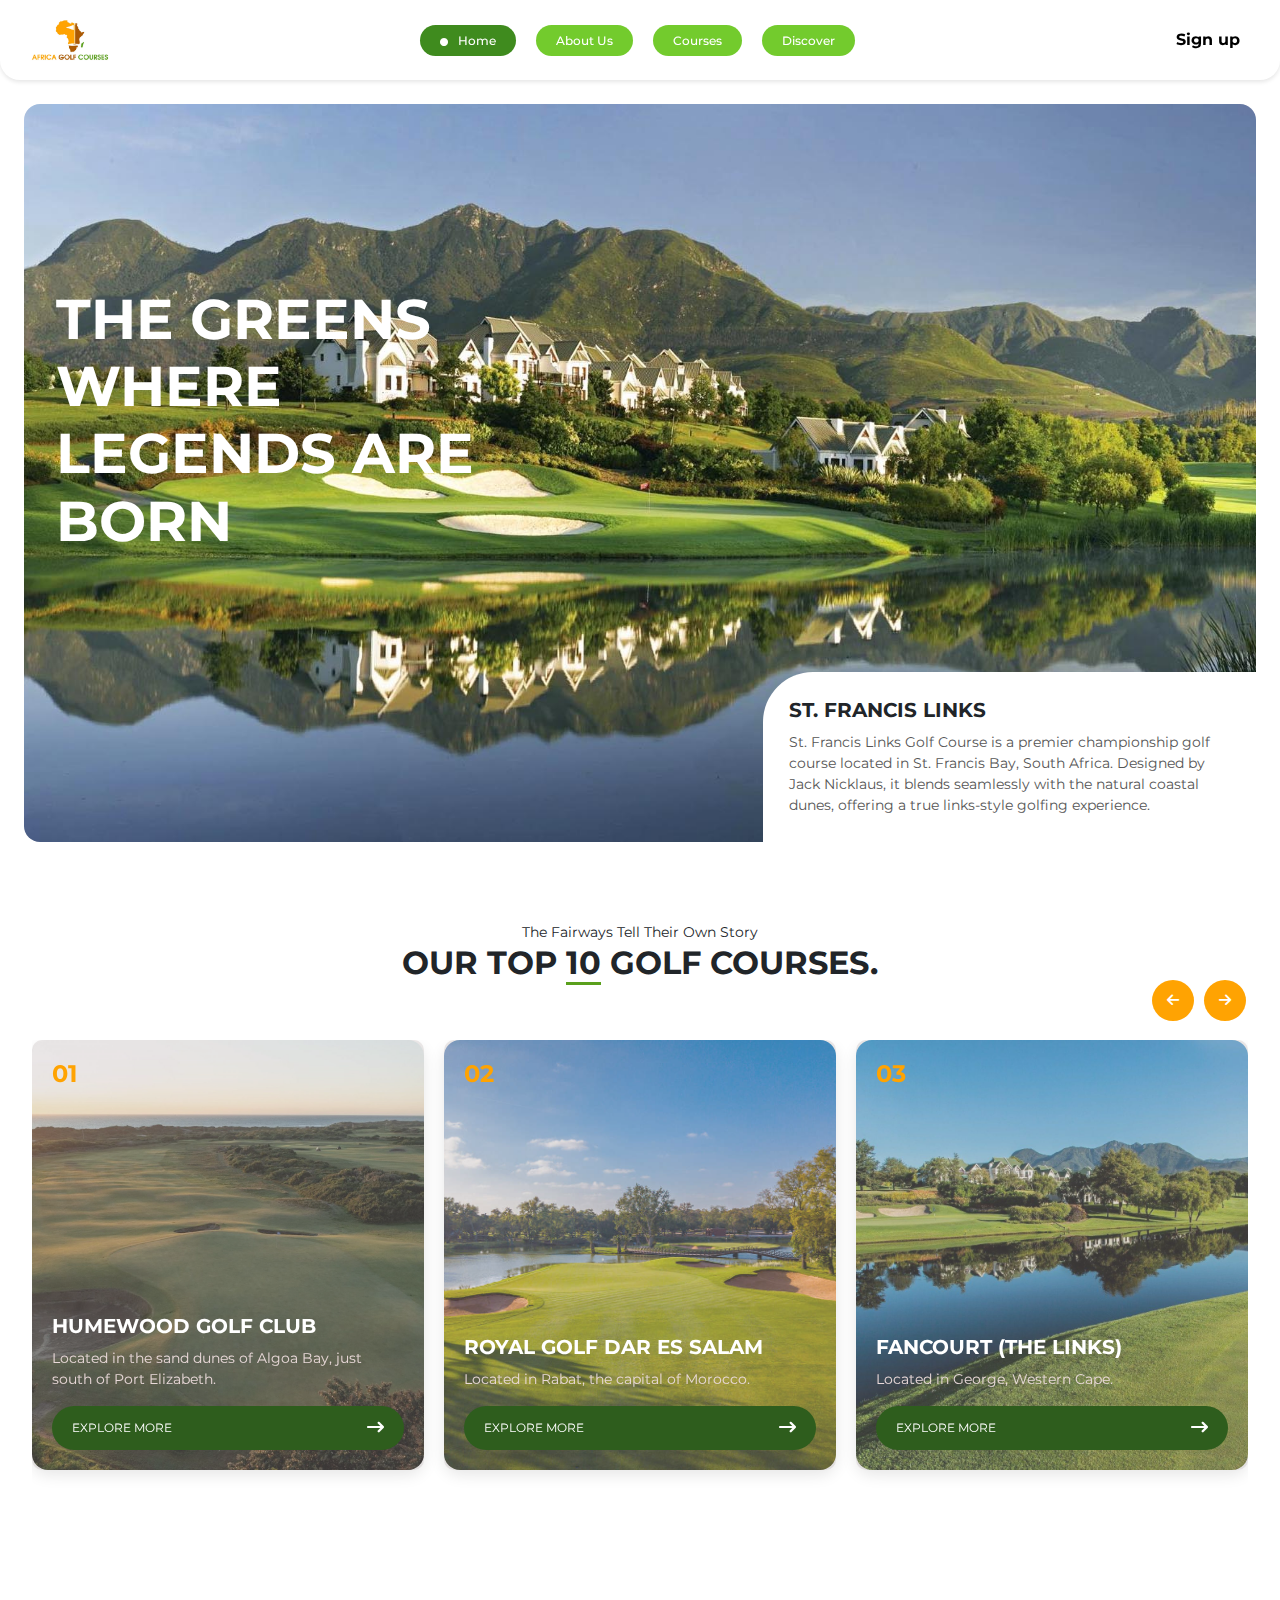
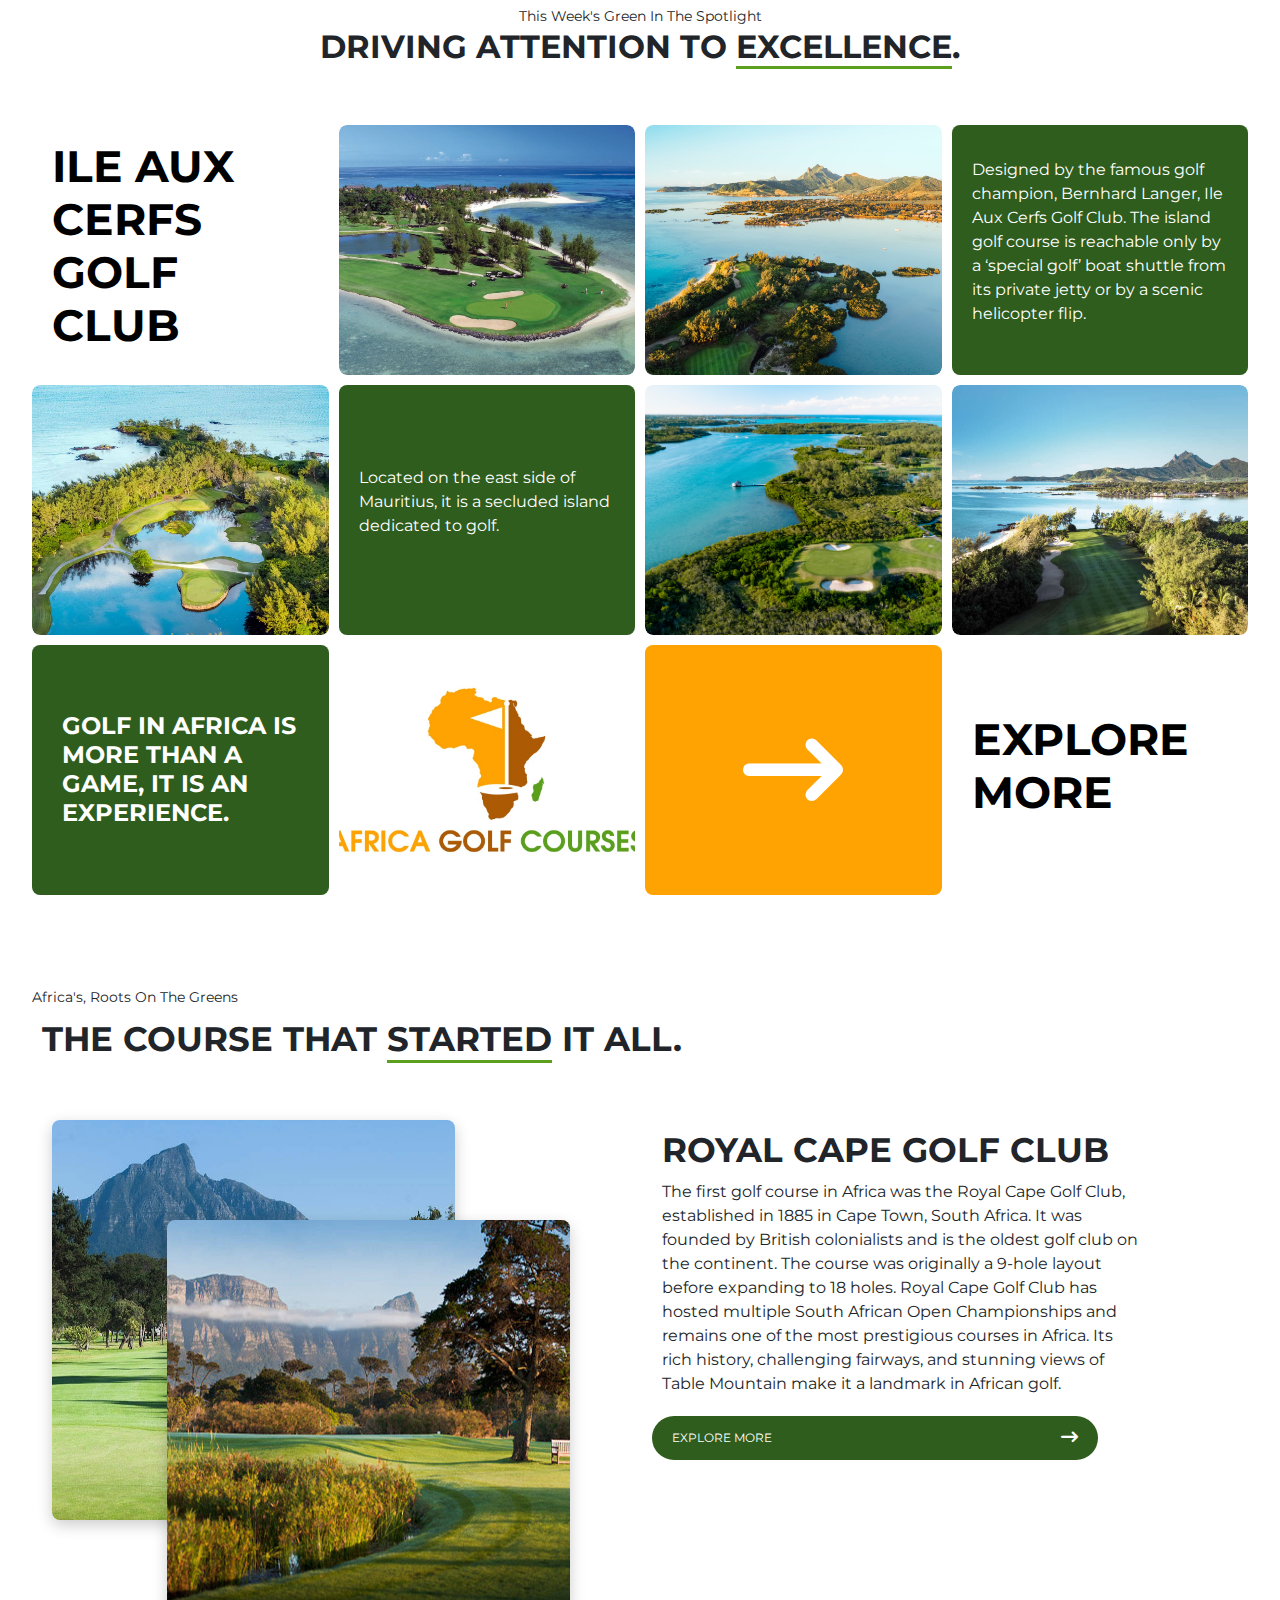
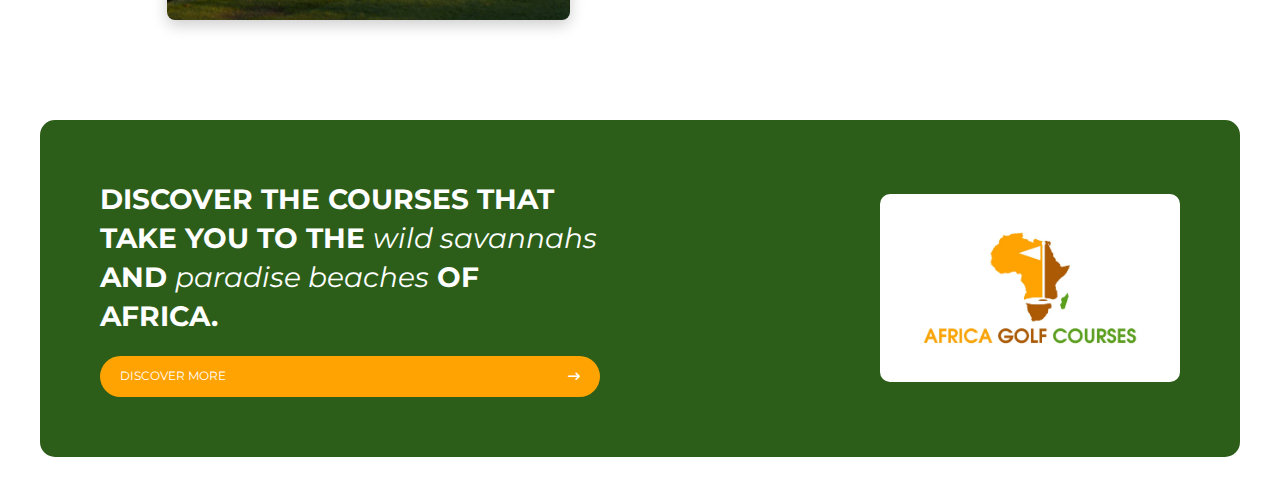
<file: index.html>
<!DOCTYPE html>
<html lang="en">
<head>
  <meta charset="UTF-8" />
  <meta name="viewport" content="width=device-width, initial-scale=1.0"/>
  <title>Africa Golf Courses</title>
  <link
    href="https://cdn.jsdelivr.net/npm/bootstrap@5.3.2/dist/css/bootstrap.min.css"
    rel="stylesheet"
  />
  <link rel="stylesheet" href="https://cdnjs.cloudflare.com/ajax/libs/font-awesome/6.4.2/css/all.min.css">

 <link href="https://fonts.googleapis.com/css2?family=Montserrat:wght@400;700&display=swap" rel="stylesheet">
 <!-- Owl Carousel CSS -->
  <link rel="stylesheet" href="https://cdnjs.cloudflare.com/ajax/libs/OwlCarousel2/2.3.4/assets/owl.carousel.min.css">
  <link rel="stylesheet" href="https://cdnjs.cloudflare.com/ajax/libs/OwlCarousel2/2.3.4/assets/owl.theme.default.min.css">
    <!-- AOS JS -->
    <link href="https://cdn.jsdelivr.net/npm/aos@2.3.4/dist/aos.css" rel="stylesheet">
    <script src="https://cdn.jsdelivr.net/npm/aos@2.3.4/dist/aos.js"></script>
  <link rel="stylesheet" href="css/style.css" />
</head>
<body>
  <nav class="navbar sticky-top">
    <div class="logo">
      <img src="images/Africagolfcourceslogo.jpeg" alt="Africa Golf Courses Logo" class="logo-img" style="height: 60px;"/>
    </div>
    <div class="nav-links">
      <a href="index.html" class="nav-link-btn active"><i class="fas fa-circle"></i>Home</a>
      <a href="about-us.html" class="nav-link-btn">About Us</a>
      <a href="courses.html" class="nav-link-btn">Courses</a>
      <a href="discover.html" class="nav-link-btn">Discover</a>
    </div>
    <div class="signup">
      <a href="#">Sign up</a>
    </div>
  </nav>

  <section class="hero-section">
    <div class="hero-container">
      <div class="index-carousel owl-carousel">
        <div class="golf-slide">
          <img src="images/Fancourt.jpg" alt="Golf Course" class="golf-image">
          <div class="golf-overlay">
            <h1>THE GREENS WHERE LEGENDS ARE BORN</h1>
          </div>
          <div class="golf-info" data-aos="zoom-in-up" data-aos-duration="1000" data-aos-delay="300">
            <h2 class="golf-title">ST. FRANCIS LINKS</h2>
            <p class="golf-text">
              St. Francis Links Golf Course is a premier championship golf course located in St. Francis Bay, South Africa. Designed by Jack Nicklaus, it blends seamlessly with the natural coastal dunes, offering a true links-style golfing experience.
            </p>
          </div>
        </div>
        <div class="golf-slide">
          <img src="images/anahita_golf_club.jpg" alt="Golf Course" class="golf-image">
          <div class="golf-overlay">
            <h1>THE GREENS WHERE LEGENDS ARE BORN</h1>
          </div>
          <div class="golf-info" data-aos="zoom-in-up" data-aos-duration="1000" data-aos-delay="300">
            <h2 class="golf-title">ANAHITA GOLF CLUB</h2>
            <p class="golf-text">
              Anahita Golf Club is located on one of the most beautiful natural sites on the East coast of Mauritius. Designed by Ernie Els, it offers a challenging yet enjoyable experience with stunning ocean views.
            </p>
          </div>
        </div>        
        <div class="golf-slide">
          <img src="images/durban_country_club.jpg" alt="Golf Course" class="golf-image">
          <div class="golf-overlay">
            <h1>THE GREENS WHERE LEGENDS ARE BORN</h1>
          </div>
          <div class="golf-info" data-aos="zoom-in-up" data-aos-duration="1000" data-aos-delay="300">
            <h2 class="golf-title">DURBAN COUNTRY CLUB</h2>
            <p class="golf-text">
              Durban Country Club is a historic golf course in South Africa, known for its rich heritage and challenging layout. It has hosted numerous prestigious tournaments.
            </p>
          </div>
        </div>        
        <div class="golf-slide">
          <img src="images/humewood-golf-club.jpg" alt="Golf Course" class="golf-image">
          <div class="golf-overlay">
            <h1>THE GREENS WHERE LEGENDS ARE BORN</h1>
          </div>
          <div class="golf-info" data-aos="zoom-in-up" data-aos-duration="1000" data-aos-delay="300">
            <h2 class="golf-title">HUMEWOOD GOLF CLUB</h2>
            <p class="golf-text">
              Humewood Golf Club, located in Port Elizabeth, South Africa, is a true links course offering a unique golfing experience with its coastal winds and natural terrain.
            </p>
          </div>
        </div>        
        <div class="golf-slide">
          <img src="images/the-ile-aux-cerfs-le.jpg" alt="Golf Course" class="golf-image">
          <div class="golf-overlay">
            <h1>THE GREENS WHERE LEGENDS ARE BORN</h1>
          </div>
          <div class="golf-info" data-aos="zoom-in-up" data-aos-duration="1000" data-aos-delay="300">
            <h2 class="golf-title">ÎLE AUX CERFS GOLF CLUB</h2>
            <p class="golf-text">
              Île Aux Cerfs Golf Club is a secluded island course in Mauritius, designed by Bernhard Langer. It is accessible only by boat, offering a truly unique golfing experience.
            </p>
          </div>
        </div>
      </div>
    </div>
  </section>

    
  <section class="section-padding">
    <div class="container-fluid">
      <div class="section-title text-center">
        <small>The Fairways Tell Their Own Story</small>
        <h2>OUR TOP <span>10</span> GOLF COURSES.</h2>
      </div>
      <div class="section-content">
        <div class="custom-nav">
          <button class="owl-prev"><i class="fa-solid fa-arrow-left"></i></button>
          <button class="owl-next"><i class="fa-solid fa-arrow-right"></i></button>
      </div>
      
        <div class="owl-carousel top_10_courses">
          <div class="course-item">
            <div class="course-card course-card-1" style="background-image: url('images/humewood-golf-club.jpg');">
                  <div class="course-content">
                      <h2>01</h2>
                      <h3>HUMEWOOD GOLF CLUB</h3>
                      <p>Located in the sand dunes of Algoa Bay, just south of Port Elizabeth.</p>
                      <a href="course-info.html" class="explore-btn">Explore More
                        <span class="long-arrow">
                          <i class="fa-solid fa-arrow-right-long"></i>
                      </span>
                      </a>                  
                    </div>
              </div>
          </div>
      
          <div class="course-item">
            <div class="course-card" style="background-image: url('images/royal_golf_dar_es_salam.jpg');">
                  <div class="course-content">
                      <h2>02</h2>
                      <h3>ROYAL GOLF DAR ES SALAM</h3>
                      <p>Located in Rabat, the capital of Morocco.</p>
                      <a href="course-info.html" class="explore-btn">Explore More
                        <span class="long-arrow">
                          <i class="fa-solid fa-arrow-right-long"></i>
                      </span>
                      </a>                  
                    </div>
              </div>
          </div>
      
          <div class="course-item">
            <div class="course-card" style="background-image: url('images/fancourt_golf_club.jpg');">
                  <div class="course-content">
                      <h2>03</h2>
                      <h3>FANCOURT (THE LINKS)</h3>
                      <p>Located in George, Western Cape.</p>
                      <a href="course-info.html" class="explore-btn">Explore More
                        <span class="long-arrow">
                          <i class="fa-solid fa-arrow-right-long"></i>
                      </span>
                      </a>                  
                    </div>
              </div>
          </div>     
          <div class="course-item">
            <div class="course-card" style="background-image: url('images/St.Francis.jpg');">
                  <div class="course-content">
                      <h2>04</h2>
                      <h3>ST. FRANCIS LINKS</h3>
                      <p>Located in South Africa in Saint Francis Bay, Eastern Cape.</p>
                      <a href="course-info.html" class="explore-btn">Explore More
                        <span class="long-arrow">
                          <i class="fa-solid fa-arrow-right-long"></i>
                      </span>
                      </a>                  
                    </div>
              </div>
          </div>
          <div class="course-item">
            <div class="course-card" style="background-image: url('images/anahita_golf_club.jpg');">
                  <div class="course-content">
                      <h2>05</h2>
                      <h3>anahita golf & spa resort</h3>
                      <p>Located on one of the most beautiful natural sites on the East coast of Mauritius</p>
                      <a href="course-info.html" class="explore-btn">Explore More
                        <span class="long-arrow">
                          <i class="fa-solid fa-arrow-right-long"></i>
                      </span>
                      </a>                  
                    </div>
              </div>
          </div>
          <div class="course-item">
            <div class="course-card" style="background-image: url('images/the-ile-aux-cerfs-le.jpg');">
                  <div class="course-content">
                      <h2>06</h2>
                      <h3>Île aux Cerfs</h3>
                      <p>Located on the east side of Mauritius, it is a secluded island dedicated to golf. </p>
                      <a href="course-info.html" class="explore-btn">Explore More
                        <span class="long-arrow">
                          <i class="fa-solid fa-arrow-right-long"></i>
                      </span>
                      </a>                  
                    </div>
              </div>
          </div>
          <div class="course-item">
            <div class="course-card" style="background-image: url('images/erinvale_golf_club.jpg');">
                  <div class="course-content">
                      <h2>07</h2>
                      <h3>Erinvale Golf CLub</h3>
                      <p>Located on the Cape Town, South Africa. </p>
                      <a href="course-info.html" class="explore-btn">Explore More
                        <span class="long-arrow">
                          <i class="fa-solid fa-arrow-right-long"></i>
                      </span>
                      </a>
                  </div>
              </div>
          </div>
      </div>
      </div>
    </div>
  </section>
  
  <section class="section-padding">
    <div class="container-fluid">
      <div class="section-title text-center">
        <small>This Week's Green in the Spotlight</small>
        <h2>Driving Attention to <span>Excellence</span>.</h2>
      </div>
      <div class="section-content">
        <div class="index-grid-container">
          <div class="index-grid-item">
            <div class="spotlight-content">
              <h4>ILE AUX CERFS GOLF CLUB</h4>
            </div>
          </div>
          <div class="index-grid-item">
            <img src="images/the-ile-aux-cerfs-le.jpg" alt="">
          </div>
          <div class="index-grid-item"><img src="images/the-ile-aux-cerfs-1.jpg" alt=""></div>
          <div class="index-grid-item green_bg">
            <div class="spotlight-content">
              <p>Designed by the famous golf champion, Bernhard Langer, Ile Aux Cerfs Golf Club. The island golf course is reachable only by a ‘special golf’ boat shuttle from its private jetty or by a scenic helicopter flip.</p>
            </div>
          </div>
          <div class="index-grid-item"><img src="images/ile_aux_cerfs_golf_club_3.png" alt=""></div>
          <div class="index-grid-item green_bg">
            <div class="spotlight-content">
              <p>Located on the east side of Mauritius, it is a secluded island dedicated to golf. </p>
            </div>
          </div>
          <div class="index-grid-item"><img src="images/Ile_Aux_Cerf_2.png" alt=""></div>
          <div class="index-grid-item"><img src="images/ile-aux-cerfs-golf-club_4.jpg" alt=""></div>
          <div class="index-grid-item green_bg">
            <div class="spotlight-content">
              <h3>Golf in Africa is more than a game, it is an experience.</h3>
            </div>
          </div>
          <div class="index-grid-item">
            <img src="images/Africagolfcourceslogo.jpeg" alt="">
          </div>

          <div class="index-grid-item orange_bg">
            <a href="destination-page.html">
              <div class="spotlight-icon-font">
                <i class="fa-solid fa-arrow-right-long"></i>
              </div>
            </a>
          </div>
          <div class="index-grid-item">
            <div class="spotlight-content">
              <h4>EXPLORE MORE</h4>
            </div>
          </div>
        </div>
      </div>
    </div>
  </section>

  <section class="section-padding index-4">
    <div class="container-fluid">
      <div class="section-title">
        <small>Africa's, roots on the greens</small>
        <h2>The Course that <span>started</span> it all.</h2>
      </div>
      <div class="section-content">
        <div class="row">
          <div class="col-lg-6">
            <div class="image-overlap-container">
              <img src="images/royal_cape_golf.jpg" class="overlap-img img1" alt="Golf Course 1">
              <img src="images/royal-cape-golf-club_1.jpg" class="overlap-img img2" alt="Golf Course 2">
            </div>
          </div>
          <div class="col-lg-6">
            <h2>Royal Cape Golf Club</h2>
            <p>The first golf course in Africa was the Royal Cape Golf Club, established in 1885 in Cape Town, South Africa. It was founded by British colonialists and is the oldest golf club on the continent. The course was originally a 9-hole layout before expanding to 18 holes.
              Royal Cape Golf Club has hosted multiple South African Open Championships and remains one of the most prestigious courses in Africa. Its rich history, challenging fairways, and stunning views of Table Mountain make it a landmark in African golf.</p>
              <div class="explore-btn-container">
                <a href="course-info.html" class="explore-btn">Explore More
                  <span class="long-arrow">
                    <i class="fa-solid fa-arrow-right-long"></i>
                </span>
                </a>  
              </div>

          </div>
        </div>
      </div>
    </div>
  </section>

  <footer class="footer-section">
    <div class="footer-container">
      <div class="footer-text">
        <h2>DISCOVER THE COURSES THAT <br> TAKE YOU TO THE <span>Wild Savannahs</span> AND <span>Paradise Beaches</span> OF AFRICA.</h2>
        <a href="#" class="discover-btn">Discover More
          <i class="fa-solid fa-arrow-right-long"></i>
        </a>
      </div>
      <div class="footer-logo">
        <img src="images/Africagolfcourceslogo.jpeg" alt="Africa Golf Courses Logo">
      </div>
    </div>
  </footer>
  
  
  <script src="https://cdn.jsdelivr.net/npm/bootstrap@5.3.2/dist/js/bootstrap.bundle.min.js"></script>
  <!-- jQuery (Required for Owl Carousel) -->
<script src="https://cdnjs.cloudflare.com/ajax/libs/jquery/3.6.0/jquery.min.js"></script>

<!-- Owl Carousel JS -->
<script src="https://cdnjs.cloudflare.com/ajax/libs/OwlCarousel2/2.3.4/owl.carousel.min.js"></script>
<script src="js/owl_carousel.js"></script>
<script src="js/main.js"></script>  

</body>
</html>
</file>
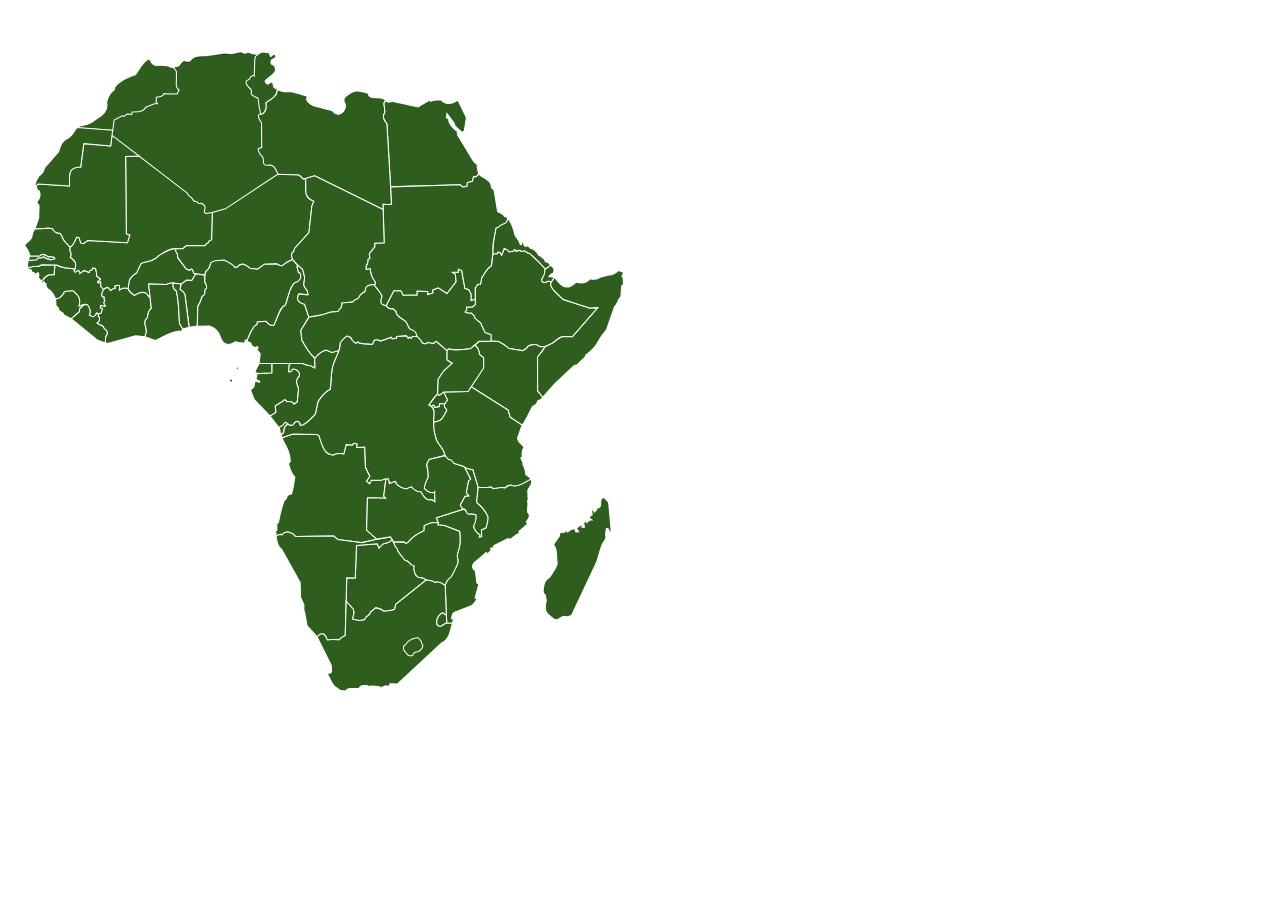
<file: map.html>
<!DOCTYPE html>
<html lang="en">
  <head>
    <meta charset="UTF-8" />
    <meta http-equiv="X-UA-Compatible" content="IE=edge" />
    <meta name="viewport" content="width=device-width, initial-scale=1.0" />
    <title>Document</title>
    <style>
      #mapsection {
        width: 50%;
        height: auto;
        fill: #ccc;
        stroke: #fff;
        stroke-width: 2;
      }

      path {
        fill: #2E5D1D;
      }
      path:hover {
        fill: #FFA302;
        stroke: #5AA01C;
        stroke-width: 3px;
        transition: fill 0.4s;
      }
    </style>
  </head>
  <body>
    <svg
      xmlns:dc="http://purl.org/dc/elements/1.1/"
      xmlns:cc="http://creativecommons.org/ns#"
      xmlns:rdf="http://www.w3.org/1999/02/22-rdf-syntax-ns#"
      xmlns:svg="http://www.w3.org/2000/svg"
      xmlns="http://www.w3.org/2000/svg"
      xmlns:sodipodi="http://sodipodi.sourceforge.net/DTD/sodipodi-0.dtd"
      xmlns:inkscape="http://www.inkscape.org/namespaces/inkscape"
      version="1.1"
      id="mapsection"
      x="0px"
      y="0px"
      width="200px"
      height="230px"
      viewBox="0 0 1200 1230"
      enable-background="new 0 0 1200 1230"
      xml:space="preserve"
      inkscape:version="0.48.1 "
      sodipodi:docname="Blank_Map-Africa.svg"
    >
      <defs id="defs125"></defs>
        <path
          inkscape:connector-curvature="0"
          d="m 726.4901,264.61086 131.972,-3.938 4.251,4.202 8.712,-1.1 0.901,-7.354 9.664,-2.669 2.046,-9.053 4.243,1.397 5.338,-5.569 -2.888,-14.259 4.618,0.163 -11.233,-10 -30.812,-50.892 -0.139,-6.177 c -7.291,-4.78 -12.686,-10.826 -15.942,-18.296 l -0.286,-4.743 -4.65,-3.384 1.214,-7.527 13.813,18.46 c 1.236,1.424 -0.153,2.448 0.962,3.993 3.61,4.999 9.826,10.041 13.49,12.969 1.871,-0.629 4.065,-0.183 4.994,-3.958 l 3.603,-23.974 -16.197,-33 c -10.937,7.653 -21.873,10.712 -32.811,-0.68 l -13.366,1.024 c -3.054,1.313 -6.305,3.313 -8.068,0.107 l -21.565,12.601 -35.713,-7.956 c -5.366,-1.103 -11.091,-2.92 -15.52,-2.146 -4.543,2.772 -7.775,0.63 -11.006,-1.522 -1.838,3.193 -3.775,6.423 -2.013,8.308 l 1.444,13.004 c -3.161,5.095 -6.078,10.318 3.912,22.318 l 7.032,119.651 z"
          id="Aegypten"
        />
        <g transform="translate(-111.5439,-93.00714)" id="Aequatorialguinea">
          <path
            inkscape:connector-curvature="0"
            id="path64"
            d="m 612.765,710.968 -27.136,1.311 -5.428,-3.556 8.142,-15.627 24.235,-0.281 0.187,18.153 z"
          />

          <path
            inkscape:connector-curvature="0"
            id="path66"
            d="m 537.873,725.206 c 10e-4,1.625 -1.315,2.942 -2.94,2.942 -1.625,0 -2.942,-1.317 -2.941,-2.942 -10e-4,-1.625 1.316,-2.942 2.941,-2.942 1.625,0 2.941,1.317 2.94,2.942 z"
          />

          <path
            inkscape:connector-curvature="0"
            id="path68"
            d="m 549.275,701.8 c 0,1.293 -1.048,2.341 -2.34,2.341 -1.293,0 -2.341,-1.048 -2.341,-2.341 0,-1.293 1.048,-2.341 2.341,-2.341 1.292,0.001 2.34,1.048 2.34,2.341 l 0,0 z"
          />
        </g>

        <path
          inkscape:connector-curvature="0"
          d="m 1120.0081,494.08686 -48.203,55.006 -18.834,-0.339 c -2.325,0.646 -11.042,6.008 -16.048,10.415 -4.104,3.615 -10.431,5.723 -16.906,8.67 -3.84,0.021 -8.502,1.414 -11.19,-0.484 -6.303,-6.109 -13.517,-3.117 -20.652,-0.893 -2.358,4.343 -5.578,7.823 -10.94,9.162 l -25.762,-4.006 c -5.832,-4.949 -12.258,-9.542 -20.235,-13.204 l -14.316,-0.992 0.01,-11.635 -11.261,-4.121 -8.14,-18.588 -11.681,-9.344 c 2.178,-3.487 -3.54,-6.367 -6.447,-9.464 -3.954,0.891 -7.908,0.084 -11.862,-2.042 l 3.479,-4.182 -0.212,-5.382 10.263,0.186 c 2.241,-1.407 4.72,-1.945 6.36,-5.554 l -0.293,-30.159 4.883,-7.681 5.135,0.188 2.342,-12.869 c 6.179,-7.601 8.366,-16.882 18.558,-22.793 l 2.674,-22.31 8.163,-0.235 1.133,-2.656 3.963,0.069 3.395,5.644 4.889,-12.97 c 3.23,2.078 7.45,2.158 9.34,6.728 l 8.24,-1.612 1.392,-2.637 1.478,-0.316 1.989,3.504 c 2.612,-1.554 5.858,-3.209 10.048,-0.496 1.213,0.518 2.627,0.789 5.75,-1.028 3.302,1.783 5.305,5.421 9.979,5.243 10.551,9.213 20.777,18.796 29.83,29.721 -0.816,0.771 -1.186,3.688 -1.787,10.276 l -3.906,7.008 c -3.147,5.169 0.662,9.728 6.656,7.581 l 5.264,-2.023 5.284,2.163 c -6.379,7.354 8.807,20.158 22.495,32.946 l 49.414,15.789 16.272,-0.284 z"
          id="Aethopien"
        />
        <a
        xlink:title="Algeria"
        href="https://en.wikipedia.org/wiki/Algeria"
        id="Algeria"
        target="_blank"
      >
        <path
          inkscape:connector-curvature="0"
          d="m 200.9831,137.55886 16.029,-7.986 3.31,1.183 5.49,-4.77 9.218,0.845 0.499,-4.261 c 19.079,0.933 23.04,-4.17 26.409,-9.285 l 15.974,-6.582 5.898,0.185 -3.088,-4.086 0.813,-3.23 -0.129,-5.348 c 6.247,-0.818 13.951,0.185 13.998,-6.35 l 25.844,0.359 3.587,-7.432 c -4.954,-1.818 -5.84,-8.981 -5.177,-16.593 0.493,-5.651 0.046,-18.509 0.046,-18.509 -1.71,-2.063 -3.84,-4.006 -4.333,-6.97 1.382,-0.614 7.868,0.449 11.806,-4.825 2.029,-2.719 4.622,-8.205 8.007,-7.134 3.951,1.252 11.521,2.042 11.984,-0.466 0.495,-2.683 7.83,-8.587 18.422,-8.552 19.401,0.063 44.467,-7.318 52.658,-4.919 8.19,2.399 18.858,-3.188 23.594,-2.884 4.769,0.306 6.207,5.508 12.713,1.082 2.432,-1.654 11.213,5.226 19.582,2.789 0,0 -4.997,2.219 -5.279,7.349 -0.434,7.901 -1.166,32.494 -1.166,32.494 -0.831,-1.329 -6.779,-0.332 -7.715,3.682 -1.271,5.454 -7.409,4.043 -7.896,6.799 -0.98,5.546 3.859,10.64 9.56,15.615 1.461,1.275 -0.538,8.339 0.909,9.631 4.415,3.939 12.241,6.621 12.241,6.621 1.817,18.073 5.035,30.554 5.035,30.554 -8.282,0.554 -3.856,8.241 1.721,16.447 l 0.348,47.01 c 0,0 -7.481,1.517 -6.965,3.445 1.16,4.329 1.432,7.529 6.898,12.396 3.51,3.123 3.575,8.393 3.272,11.854 -0.349,3.994 3.681,5.804 4.734,5.778 8.208,-0.198 15.146,-4.193 22.922,17.245 l -98.328,64.618 c -14.593,6.285 -38.629,10.045 -39.456,9.681 -5.482,-2.411 0.872,-8.447 -0.967,-12.484 -1.841,-4.043 -4.061,-7.083 -10.309,-6.406 -3.324,0.36 -5.068,-3.915 -6.384,-3.697 -5.32,0.881 -6.675,-5.164 -7.851,-6.239 -4.666,-4.269 -9.299,-5.51 -8.238,-9.39 l -143.694,-109.537 3.454,-29.727 z"
          id="Algerien"
        />
      </a>
        <g transform="translate(-111.5439,-93.00714)" id="Angola">
          <path
            inkscape:connector-curvature="0"
            id="path73"
            d="m 620.675,1020.46 c 3.59,-0.953 7.473,-5.715 10.694,-1.889 3.199,-3.956 12.082,-11.785 26.44,2.873 l 72.149,-0.987 7.729,6.738 45.478,5.883 28.766,-6.477 -19.444,-17.353 1.488,-61.456 34.695,1.03 -3.771,-4.022 4.086,-32.499 c -0.467,0.117 -1.002,-0.121 -1.457,0.044 -8.363,3.047 -17.254,2.343 -26.225,2.522 l -3.118,6.113 -5.688,-4.792 6.342,-8.448 -8.562,-17.347 -1.308,-38.929 -14.822,1.052 0.005,-7.029 -6.585,-0.963 -1.729,3.127 -12.104,-0.623 -4.598,17.622 c -6.009,-1.083 -11.558,-2.562 -20.559,1.988 -7.952,-2.557 -15.151,3.402 -26.407,-36.529 l -4.259,-2.545 -45.582,-0.734 -20.738,7.119 c 5.194,14.939 16.164,23.424 15.793,45.519 l -3.566,3.42 c 2.944,9.978 5.57,20.415 12.124,25.179 0.646,2.794 -0.769,4.825 -0.952,6.924 -0.672,7.678 -4.708,29.441 -6.48,25.562 0,0 -7.309,1.597 -7.964,7.482 -0.319,2.867 -3.857,3.272 -5.172,6.806 -3.676,9.879 -7.55,25.549 -10.342,39.794 -0.324,1.65 -2.477,0.926 -2.742,2.5 -0.767,4.536 0.086,7.759 -0.199,12.572 -0.086,1.439 -1.915,-0.972 -2.269,0.809 -0.435,2.2 1.337,8.436 0.853,9.944 z"
          />
          <path
            inkscape:connector-curvature="0"
            id="path75"
            d="m 625.866,814.648 8.047,-4.866 c 3.37,-7.915 6.122,-5.619 8.796,-2.059 -3.421,3.088 -6.973,6.073 -7.307,11.561 0.808,7.608 -2.723,6.972 -5.231,8.277 -1.113,-2.065 -2.697,-4.037 -2.146,-6.435 -0.067,-2.268 -0.035,-4.553 -2.159,-6.478 z"
          />
        </g>
        <a
          xlink:title="Benin"
          href="https://en.wikipedia.org/wiki/Benin"
          id="Benin"
          target="_blank"
        >
          <path
            inkscape:connector-curvature="0"
            d="m 359.3611,529.05186 -15.311,2.049 -7.908,-61.994 c -1.011,-4.727 -5.704,-6.821 -9.287,-9.71 l 1.899,-10.132 9.921,-7.81 10.343,0.422 7.599,-12.242 17.097,2.744 0.106,13.556 c 4.85,5.211 3.97,12.205 0.312,14.397 0.334,6.527 -0.856,11.939 -5.194,11.793 -2.627,7.06 -4.868,15.535 -8.611,18.502 l -0.966,38.425 z"
            id="Benin"
          />
        </a>
        <a
          xlink:title="Botswana"
          href="https://en.wikipedia.org/wiki/Botswana"
          id="Botswana"
          target="_blank"
        >
          <path
            inkscape:connector-curvature="0"
            d="m 729.9821,935.02186 -10.629,5.971 c -10.491,0.061 -11.139,6.235 -15.068,9.555 l -2.956,-8.311 -39.729,3.481 -2.265,61.54004 -16.272,-0.382 -1.096,44.416 c 4.444,5.455 10.449,11.396 13.457,15.37 2.931,3.87 1.058,11.428 -1.788,18.487 7.871,3.331 15.508,3.494 23.086,1.524 1.127,-2.99 2.672,-5.145 4.715,-6.305 3.285,-1.887 5.992,-4.293 7.001,-8.228 l 9.899,-8.256 c 6.102,0.532 10.795,2.953 15.558,6.444 10.09,0.14 16.091,-1.696 20.278,-3.827 l 1.957,-9.3 58.094,-46.425 c -7.313,-5.316 -10.963,-4.104 -15.139,-5.082 -4.207,-0.984 -9.396,-8.46004 -8,-21.31304 -4.028,-0.793 -6.607,-3.037 -8.82,-5.646 -2.528,-4.236 -5.831,-3.829 -8.769,-5.613 -4.553,-6.331 -12.927,-14.461 -13.571,-19.349 -0.312,-2.371 -1.56,-2.244 -3.336,-4.885 -2.051,-3.045 -4.751,-10.126 -6.607,-13.866 z"
            id="Botsuana"
          />
        </a>
        <a
          xlink:title="Burundi"
          href="https://en.wikipedia.org/wiki/Burundi"
          id="Burundi"
          target="_blank"
        >
          <path
            inkscape:connector-curvature="0"
            d="m 803.6511,681.39986 2.431,-2.283 2.946,0.146 1.473,4.125 8.249,-1.62 0.441,-5.156 10.312,-0.589 c -3.407,5.925 1.67,9.157 3.83,12.152 -6.907,16.138 -12.787,21.808 -18.127,22.071 -7.077,0.031 -6.15,2.623 -6.915,4.886 -0.513,-7.175 -0.141,-13.867 0.311,-19.741 0.551,-7.184 -1.839,-12.474 -4.951,-13.991 z"
            id="Burundi"
          />
        </a>
        <a
          xlink:title="Burkina_Faso"
          href="https://en.wikipedia.org/wiki/Burkina_Faso"
          id="Burkina_Faso"
          target="_blank"
        >
          <path
            inkscape:connector-curvature="0"
            d="m 269.7101,474.43286 c -3.183,-0.431 -4.305,-4.709 -6.909,-7.177 -5.133,-4.863 -14.828,-1.249 -22.559,3.521 -9.415,-4.705 -10.691,-8.942 -12.426,-12.849 1.884,-5.081 0.601,-11.758 3.156,-17.157 2.281,-4.823 6.25,-9.287 13.211,-13.115 l 8.501,-17.823 c 7.296,-2.412 13.922,-3.33 19.633,-5.342 5.494,-1.936 10.441,-5.102 13.452,-9.146 10.884,-6.722 24.395,-15.341 32.741,-13.208 -0.116,2.738 -0.128,5.455 1.561,7.833 2.83,1.922 2.228,5.108 1.65,8.285 l 16.82,22.614 6.406,2.13 c 0.936,-1.068 5.508,-6.714 7.764,5.734 l 3.814,0.816 -7.359,12.411 -10.426,-0.552 -10.035,7.834 -15.108,-1.794 c -8.685,-0.15 -9.48,1.54 -13.179,2.553 l -33.53,-0.958 2.822,25.39 z"
            id="Burkina_Faso"
          />
        </a>
        <a
          xlink:title="Demokratische_Republik_Kongo"
          href="https://en.wikipedia.org/wiki/Democratic_Republic_of_the_Congo"
          id="Demokratische_Republik_Kongolic"
          target="_blank"
        >
          <path
            inkscape:connector-curvature="0"
            d="m 628.0061,575.85086 c -2.924,8.719 -6.41,14.906 -10.053,24.391 -4.778,12.44 -3.716,31.616 -6.152,48.579 -12.636,5.728 -16.636,14.911 -23.103,23.106 l -5.042,24.127 c -9.122,8.927 -17.609,20.394 -28.599,21.853 -0.668,-13.458 -12.326,-6.99 -13.608,-1.691 -5.552,3.668 -7.364,-0.144 -10.501,-1.306 -4.012,2.888 -6.919,6.327 -6.959,11.2 0.565,7.784 -2.972,7.364 -5.53,8.9 l 1.496,5.934 20.842,-7.131 45.581,0.818 4.23,2.473 c 10.361,38.416 18.766,34.628 26.198,36.502 11.58,-4.846 14.677,-2.151 20.834,-2.178 l 4.476,-17.472 12.168,0.686 1.556,-3.188 6.758,1.053 0.103,7.062 14.669,-1.074 1.525,38.683 8.365,17.41 -6.382,8.647 5.815,4.917 3.108,-6.221 19.238,-0.341 6.976,-2.339 6.035,-0.108 2.186,8.598 11.216,-3.706 c 0.603,2.583 1.713,4.473 3.193,5.857 3.64,3.402 10.445,8.086 16.512,8.18 4.276,0.065 7.718,-4.329 11.464,-3.541 5.108,7.083 11.16,9.136 17.498,9.662 4.711,7.307 7.876,16.159 21.271,14.782 l 5.246,3.646 -0.373,-18.698 c -9.303,2.99 -14.946,-1.338 -19.754,-7.339 0.949,-7.38 3.934,-14.081 7.332,-20.645 0.297,-7.589 -0.726,-14.579 -2.589,-22.179 -0.408,-1.664 1.763,-7.865 4.533,-11.496 l 30.167,-7.387 c -3.123,-16.906 -14.109,-20.339 -17.261,-32.307 -3.857,-14.649 -5.742,-32.213 -3.688,-49.347 -0.571,-8.021 -4.244,-12.268 -9.549,-14.527 l 9.001,-12.896 7.292,-8.002 1.131,-28.029 10.226,-15.525 16.454,-14.81 -9.923,-6.454 0.05,-17.679 -20.555,-17.432 c -1.835,0.172 -2.684,1.987 -3.969,3.073 -4.141,1.288 -7.954,-0.704 -11.912,-1.244 -2.13,4.768 -10.908,2.265 -11.945,-0.456 -0.303,-0.793 0.386,-2.391 -0.813,-2.837 -2.59,-3.497 -5.258,-5.86 -7.849,-8.064 l -8.559,0.415 -2.787,3.207 -3.149,-2.61 -1.961,3.064 -4.095,-5.354 -18.48,1.604 0.007,2.978 -8.225,1.513 -1.3,-3.161 -20.962,7.428 c -5.869,-4.257 -8.025,-1.945 -11.463,-2.087 l -3.69,8.031 c -17.411,-0.658 -24.684,-0.665 -27.553,-4.545 -5.513,6.072 -6.854,-1.412 -10.23,-2.277 -1.907,-8.876 -6.953,-6.244 -10.465,-9.238 -6.499,4.362 -10.047,8.725 -13.087,13.086 0.04,6.07 -0.926,11.136 -2.637,15.456 z"
            id="Demokratische_Republik_Kongo"
          />
        </a>
        <a
          xlink:title="Dschibuti"
          href="https://en.wikipedia.org/wiki/Dschibuti"
          id="Dschibuti"
          target="_blank"
        >
          <path
            inkscape:connector-curvature="0"
            d="m 1029.8601,413.43086 -9.844,7.346 c -1.705,4.956 -0.769,8.946 -2.163,11.304 -5.647,9.551 -4.932,10.292 -3.179,12.409 2.362,2.853 8.584,0.819 11.807,-1.088 l 5.142,2.204 5.729,-8.668 c -3.525,-2.994 -7.052,-1.445 -10.577,-1.616 0.961,-4.318 5.809,-5.305 9.255,-7.493 2.542,-7.866 -2.861,-12.882 -6.17,-14.398 z"
            id="Dschibuti"
          />
        </a>
        <a
          xlink:title="Ivory Coast"
          href="https://en.wikipedia.org/wiki/Ivory_Coast"
          id="Ivory_Coast"
          target="_blank"
        >
          <path
            inkscape:connector-curvature="0"
            d="m 184.7841,561.11186 6.397,0.604 50.845,-14.391 18.244,2.045 2.642,-10.808 c -0.551,-8.646 -7.891,-17.492 2.037,-25.83 0.923,-6.305 0.412,-13.167 7.204,-17.19 l -2.321,-21.263 c -2.795,0.06 -3.962,-2.841 -5.427,-5.358 -3.256,-5.599 -14.175,-4.938 -24.264,1.949 -4.804,-3.398 -10.401,-5.737 -12.281,-13.033 -6.741,-2.486 -11.99,-1.135 -16.329,2.56 l 0.785,-7.274 c -1.057,-2.765 -4.852,-1.97 -9.316,-0.305 -1.125,0.127 -0.337,1.894 0.925,4.064 -1.636,0.619 -3.272,0.709 -4.908,1.021 -1.139,1.401 -2.781,2.886 -4.601,3.267 -4.572,-8.012 -7.223,-6.504 -12.656,-2.1 -1.861,1.51 -3.079,5.159 -3.84,8.345 -0.856,3.59 0.68,7.055 4.597,6.553 l -0.364,4.836 c 2.794,1.25 2.192,1.747 -0.409,4.485 -1.175,1.236 3.295,6.898 2.764,8.234 l -8.584,-1.707 c -0.229,1.354 -0.531,3.301 -0.655,4.796 l 4.039,1.729 -3.155,8.399 c 0.412,0.658 -3.815,0.233 -4.853,0.375 l 0.063,5.26 c 4.386,1.181 1.99,11.455 -2.127,13.127 l 6.037,3.791 c 1.329,-1.041 5.058,-0.131 7.479,6.476 0,0 6.02,3.783 5.889,8.547 -0.104,3.779 -2.657,4.381 -3.348,7.31 l -0.509,11.486 z"
            id="Ivory Coast"
          />
        </a>
        <a
          xlink:title="Eritrea"
          href="https://en.wikipedia.org/wiki/Eritrea"
          id="Eritrea"
          target="_blank"
        >
          <path
            inkscape:connector-curvature="0"
            d="m 942.4451,381.54986 c 3.072,2.102 6.144,1.836 9.215,6.648 l 8.16,-1.634 1.589,-2.559 1.346,-0.358 1.807,3.366 c 4.121,-2.184 7.837,-2.274 10.453,-0.209 1.595,1.258 3.942,-0.491 5.653,-1.127 3.182,2.578 6.339,5.404 9.788,5.305 11.202,9.257 20.86,19.286 29.854,29.647 l 9.696,-6.759 c -1.396,-3.702 -3.249,-7.092 -9.823,-7.252 -0.326,-2.979 -1.586,-5.625 -5.766,-7.228 -0.888,-3.579 -3.965,-3.509 -6.389,-4.527 -2.044,-5.688 -7.026,-8.804 -11.115,-12.702 -4.61,1.083 -6.739,-1.971 -8.921,-4.935 l -3.504,-0.684 -2.509,1.541 c -2.622,-2.156 -3.337,-5.13 -4.068,-8.097 l -3.756,-1.002 0.954,5.206 c -2.272,1.391 -3.517,-2.362 -4.702,-6.407 l -7.649,-11.106 c -4.988,-23.246 -9.339,-26.095 -13.799,-32.443 -1.23,2.892 -1.443,6.407 -3.464,7.984 l -11.255,5.858 c -1.818,3.158 -4.633,4.092 -7.625,4.061 -4.216,20.118 -6.443,33.103 -6.242,49.436 l 8.676,-0.012 0.841,-2.807 4.007,0.225 3.302,5.228 5.246,-12.657 z"
            id="Eritrea"
          />
        </a>
        <a
          xlink:title="Gabun"
          href="https://en.wikipedia.org/wiki/Gabon"
          id="Gabun"
          target="_blank"
        >
          <path
            inkscape:connector-curvature="0"
            d="m 497.6751,699.92586 -30.107,-31.152 -7.179,-18.34 6.617,-6.352 1.853,-10.322 8.469,1.853 c 0.487,-0.507 1.248,-0.876 0.794,-1.853 l -7.349,-3.767 2.32,-10.525 28.193,-1.446 0.126,-18.139 h 34.936 l -2.708,3.814 -0.313,11.833 c 3.153,1.203 5.258,-1.399 7.301,-5.139 5.37,-0.836 15.228,4.015 12.549,13.278 -4.474,5.031 -6.51,9.717 -4.913,13.996 1.176,3.151 2.59,6.212 3.496,10.883 l -2.708,24.646 -5.619,4.063 c -2.525,-4.172 -7.185,-5.676 -13.701,-4.857 -2.004,-2.51 -3.971,-5.716 -7.77,-0.652 l -14.572,8.966 1.262,12.049 -10.977,7.163 z"
            id="Gabun"
          />
        </a>
        <a
          xlink:title="Gambia"
          href="https://en.wikipedia.org/wiki/Gambia"
          target="_blank"
          id="Gambia"
        >
          <path
            inkscape:connector-curvature="0"
            d="m 41.5001,395.95586 h 18.351 c 3.958,-5.287 9.788,-3.556 16.43,1.217 l 10.595,0.785 2.336,3.003 -7.674,2.669 c -5.252,-1.122 -9.991,-3.143 -14.347,-5.835 -3.075,1.823 -6.592,2.912 -11.01,2.498 l -2.002,3.337 -15.945,0.667 3.266,-8.341 z"
            id="Gambia"
          />
        </a>
        <a
          xlink:title="Ghana"
          href="https://en.wikipedia.org/wiki/Ghana"
          target="_blank"
          id="Ghana"
        >
          <path
            inkscape:connector-curvature="0"
            d="m 331.9141,534.41186 c -1.602,2.134 -1.801,6.604 -6.232,4.02 -22.004,2.672 -30.687,12.004 -46.03,18.006 l -19.405,-7.101 2.642,-10.809 c -0.551,-8.646 -7.891,-17.491 2.037,-25.829 0.923,-6.306 0.412,-13.168 7.204,-17.19 l -5.158,-46.533 33.509,1.036 c 4.459,-2.36 9.205,-2.712 14.004,-2.693 -2.631,5.257 -1.229,10.261 5.146,14.954 5.15,21.002 4.51,41.177 6.124,61.674 l 6.159,10.465 z"
            id="Ghana"
          />
        </a>
        <a
          xlink:title="Guinea"
          href="https://en.wikipedia.org/wiki/Guinea"
          target="_blank"
          id="Guinea"
        >
          <path
            inkscape:connector-curvature="0"
            d="m 63.6491,444.31786 c -0.577,1.798 -0.43,2.689 1.907,2.693 0.944,1.132 4.272,-6.859 3.76,1.205 l 2.974,0.318 c -1.008,4.479 2.043,9.98 4.953,10.973 3.746,1.278 5.817,5.614 7.876,7.528 l 5.083,9.354 c 3.5,2.385 8.323,0.651 15.854,-9.505 -0.82,-3.385 3.856,-5.188 17.836,-4.312 11.451,8.251 14.884,17.877 10.614,28.823 5.122,-1.237 7.987,-4.729 16.526,-2.548 4.257,5.364 6.892,11.284 3.352,19.321 4.715,1.761 6.416,6.938 12.999,-1.782 -0.449,-1.999 1.177,-2.72 3.247,-1.185 1.253,0.93 3.347,-0.481 5.323,0.009 l 3.478,-8.96 -4.263,-1.721 0.813,-4.708 8.714,1.772 c -0.667,-3.212 -5.009,-7.391 -1.792,-9.581 1.441,-1.483 0.775,-2.644 -0.688,-3.681 l 0.181,-4.106 c -8.45,-1.011 -3.627,-10.36 -0.711,-15.099 l -5.179,-4.707 -0.595,-10.358 -4.27,3.148 -1.598,-2.386 5.703,-5.217 -7.7,-5.851 c 1.272,-4.097 -0.444,-9.01 -1.84,-14.121 l -5.422,-1.179 c 0.084,2.334 -0.725,4.101 -3.106,4.866 -2.033,-0.611 -3.279,0.689 -3.74,3.896 l -9.609,-3.977 -7.629,5.531 c 0.967,-2.479 -1.51,-3.95 -3.068,-5.798 l -4.207,2.826 c -3.287,1.106 -3.699,-0.661 -3.66,-2.881 0.676,-0.721 1.521,-1.273 1.779,-2.411 -11.867,-1.843 -24.297,-1.103 -35.146,-7.634 l -3.402,-0.019 -1.478,18.409 -9.264,0.246 c -9.053,3.294 -13.51,11.725 -14.605,12.809 z"
            id="Guinea"
          />
        </a>
        <a
          xlink:title="Guinea-Bissau"
          href="https://en.wikipedia.org/wiki/Guinea-Bissau"
          target="_blank"
          id="Guinea-Bissau"
        >
          <path
            inkscape:connector-curvature="0"
            d="m 37.4161,417.46186 1.124,3.087 c 2.326,1.593 6.705,-1.555 6.442,6.01 2.116,1.105 4.733,-1.127 6.251,3.962 2.596,1.312 9.171,-10.904 6.79,7.327 l 5.837,6.395 c 3.461,-5.396 8.664,-10.805 14.05,-12.736 l 9.53,-0.232 1.601,-18.359 -24.592,-0.084 c -4.998,2.43 -10.134,3.761 -15.579,2.61 -3.47,1.241 -7.086,1.9 -11.454,2.02 z"
            id="Guinea-Bissau"
          />
        </a>
        <a
          xlink:title="Cameroon"
          href="https://en.wikipedia.org/wiki/Cameroon"
          target="_blank"
          id="Cameroon"
        >
          <path
            inkscape:connector-curvature="0"
            d="m 582.9531,608.78886 c -4.477,-1.97 -9.832,-6.433 -12.992,-4.672 l -11.288,-4.027 -22.589,-0.207 h -35.465 l -24.154,0.265 2.451,-18.526 -6.352,-8.205 2.382,-2.911 -1.588,-2.382 -4.234,1.323 c -5.231,-0.649 -7.104,-4.352 -8.331,-8.642 -2.825,-1.062 -6.777,-0.68 -6.755,-5.386 5.941,-10.284 7.232,-24.325 18.829,-30.042 l 0.404,-4.533 16.558,-0.784 c 6.184,3.971 4.209,8.533 14.712,7.201 7.271,-13.125 12.545,-37.237 22.016,-38.272 5.734,-14.116 7.436,-34.146 17.203,-42.347 4.813,-1.72 8.919,-3.762 10.7,-6.859 1.039,-1.809 1.287,-7.657 0.421,-10.331 -0.622,-1.923 -1.819,-0.425 -3.711,-2.924 l -2.842,-10.84 2.301,-1.864 8.746,7.41 c 1.242,6.065 4.265,11.687 3.678,18.209 -0.634,9.487 -4.55,10.844 4.91,21.668 1.611,2.685 1.978,5.524 1.631,8.454 l -17.63,-1.75 c -1.966,4.812 -6.324,15.74 11.047,19.597 l 8.193,24.614 -15.271,25.396 2.129,18.538 c 6.444,11.88 13.91,24.253 24.338,33.865 l 0.553,18.964 z"
            id="Cameroon"
          />
        </a>
        <defs>
            <pattern id="imgPattern" patternUnits="userSpaceOnUse" width="100" height="100">
                <image href="images/Fancourt.jpg" width="100" height="100"/>
            </pattern>
        </defs>
    
        <a xlink:title="Algeria" href="https://en.wikipedia.org/wiki/Algeria" id="Algeria" target="_blank">
            <path
                d="m 200.9831,137.55886 16.029,-7.986 3.31,1.183 5.49,-4.77 9.218,0.845 0.499,-4.261 c 19.079,0.933 23.04,-4.17 26.409,-9.285 l 15.974,-6.582 5.898,0.185 -3.088,-4.086 0.813,-3.23 -0.129,-5.348 c 6.247,-0.818 13.951,0.185 13.998,-6.35 l 25.844,0.359 3.587,-7.432 c -4.954,-1.818 -5.84,-8.981 -5.177,-16.593 0.493,-5.651 0.046,-18.509 0.046,-18.509 -1.71,-2.063 -3.84,-4.006 -4.333,-6.97 1.382,-0.614 7.868,0.449 11.806,-4.825 2.029,-2.719 4.622,-8.205 8.007,-7.134 3.951,1.252 11.521,2.042 11.984,-0.466 0.495,-2.683 7.83,-8.587 18.422,-8.552 19.401,0.063 44.467,-7.318 52.658,-4.919 8.19,2.399 18.858,-3.188 23.594,-2.884 4.769,0.306 6.207,5.508 12.713,1.082 2.432,-1.654 11.213,5.226 19.582,2.789 0,0 -4.997,2.219 -5.279,7.349 -0.434,7.901 -1.166,32.494 -1.166,32.494 -0.831,-1.329 -6.779,-0.332 -7.715,3.682 -1.271,5.454 -7.409,4.043 -7.896,6.799 -0.98,5.546 3.859,10.64 9.56,15.615 1.461,1.275 -0.538,8.339 0.909,9.631 4.415,3.939 12.241,6.621 12.241,6.621 1.817,18.073 5.035,30.554 5.035,30.554 -8.282,0.554 -3.856,8.241 1.721,16.447 l 0.348,47.01 c 0,0 -7.481,1.517 -6.965,3.445 1.16,4.329 1.432,7.529 6.898,12.396 3.51,3.123 3.575,8.393 3.272,11.854 -0.349,3.994 3.681,5.804 4.734,5.778 8.208,-0.198 15.146,-4.193 22.922,17.245 l -98.328,64.618 c -14.593,6.285 -38.629,10.045 -39.456,9.681 -5.482,-2.411 0.872,-8.447 -0.967,-12.484 -1.841,-4.043 -4.061,-7.083 -10.309,-6.406 -3.324,0.36 -5.068,-3.915 -6.384,-3.697 -5.32,0.881 -6.675,-5.164 -7.851,-6.239 -4.666,-4.269 -9.299,-5.51 -8.238,-9.39 l -143.694,-109.537 3.454,-29.727 z"
                fill="url(#imgPattern)"
                stroke="black"
                stroke-width="1"
            />
        </a>
        <a
          xlink:title="Kenya"
          href="https://en.wikipedia.org/wiki/Kenya"
          target="_blank"
          id="Kenya"
        >
          <path
            inkscape:connector-curvature="0"
            d="m 1015.5761,664.11086 c -2.197,3.432 -4.604,6.603 -9.435,6.744 -1.799,4.765 -4.121,9.115 -10.103,10.577 -6.587,11.898 -11.596,25.57 -19.824,35.622 l -23.012,-15.42 -3.615,-13.409 -70.107,-44.024 23.074,-35.278 0.492,-19.766 -7.926,-6.533 c -0.984,-7.629 -2.769,-14.523 -9.045,-17.3 l 8.16,-7.133 22.812,-1.031 14.192,1.215 c 4.865,2.514 7.447,2.602 20.319,13.333 l 25.842,3.884 c 4.124,-1.42 7.955,-3.528 10.826,-9.271 6.239,-0.901 12.857,-6.3 20.955,1.4 2.651,0.941 6.895,0.542 11.099,-0.068 -4.82,7.704 -9.888,13.917 -14.921,20.338 l 0.427,64.114 9.79,12.006 z"
            id="Kenya"
          />
        </a>
        <a
          xlink:title="Libya"
          href="https://en.wikipedia.org/wiki/Libya"
          target="_blank"
          id="Libya"
        >
          <path
            inkscape:connector-curvature="0"
            d="m 510.4281,78.56786 c 0,0 2.498,9.674 -4.972,14.979 -3.758,2.669 -16.044,11.679 -16.044,11.679 1.042,5.499 2.328,19.254 -9.604,21.128 -8.201,1.287 -3.903,7.917 1.581,16.909 l 0.349,46.824 c 0,0 -7.297,1.425 -6.78,3.354 1.16,4.329 1.247,7.437 6.713,12.303 3.51,3.123 3.575,8.763 3.272,12.224 -0.349,3.994 4.144,5.712 5.197,5.687 8.208,-0.199 14.685,-4.102 22.46,17.337 l 38.566,1.188 c 4.494,0.951 9.253,7.835 9.253,7.835 l 22.087,-6.275 130.045,64.3 -0.234,-10.444 c 14.377,1.171 16.028,-0.484 16.028,-0.484 l -8.887,-151.927 c -5.223,-7.167 -10.371,-14.193 -4.092,-22.142 0,0 0.042,-8.431 -1.53,-13.213 -1.636,-4.978 2.852,-8.362 2.852,-8.362 -0.07,-6.441 -12.435,-5.952 -18.94,-6.286 -8.537,-0.438 -14.273,-1.608 -12.787,-8.003 0,0 -22.316,-8.013 -30.953,-2.73 -4.589,2.807 -14.265,7.291 -16.026,13.041 -1.185,3.865 -0.124,6.486 2.18,10.412 4.034,6.873 -9.587,30.471 -25.157,11.586 0,0 -20.452,-5.63 -32.004,-8.155 -11.306,-2.471 -19.107,-12.385 -14.415,-18.386 0.459,-0.586 -30.685,-9.596 -30.685,-9.596 -14.384,2.224 -24.915,-1.982 -27.473,-4.783 z"
            id="Libya"
          />
        </a>
        <a
          xlink:title="Liberia"
          href="https://en.wikipedia.org/wiki/Liberia"
          target="_blank"
          id="Liberia"
        >
          <path
            inkscape:connector-curvature="0"
            d="m 184.6991,561.06486 -14.325,-5.04 -50.466,-41.342 15.974,-13.366 -0.28,-4.779 7.828,-7.563 c 2.329,-1.574 5.16,-0.476 7.84,-0.183 6.723,9.793 4.921,14.398 3.086,19.367 3.814,0.97 6.695,7.318 13.007,-1.747 -0.176,-2.521 1.364,-2.544 3.964,-1.027 v 4.81 c 2.055,0.863 3.559,4.95 1.566,8.688 -1.058,1.982 -1.783,4.016 -4.053,4.423 l 6.593,4.04 c 1.872,-0.318 3.488,-1.709 7.429,6.611 0.847,1.166 10.696,5.297 2.523,15.101 l -0.686,12.007 z"
            id="Liberia"
          />
        </a>
        <a
          xlink:title="Madagaskar"
          href="https://en.wikipedia.org/wiki/Madagaskar"
          target="_blank"
          id="Madagaskar"
        >
          <path
            inkscape:connector-curvature="0"
            d="m 1069.9931,1078.4809 47.992,-102.13904 c 3.67,-11.525 5.846,-23.05 11.263,-34.575 3.674,-4.858 8.334,-9.365 5.401,-16.583 l 1.043,-9.907 c 0.538,-2.994 2.188,-2.932 4.692,-0.521 l 1.47,5.983 c 1.784,-0.566 3.534,-1.174 3.396,-4.143 l -4.865,-52.939 -9.175,-9.944 -5.304,4.393 -1.38,13.589 -3.065,2.696 c -1.61,-0.49 -3.966,-2.918 -3.271,2.586 l -4.551,4.993 c -5.176,-9.601 -5.941,-1.083 -4.54,3.065 -0.137,1.812 0.372,4.914 -2.085,2.086 l -3.708,5.983 5.271,3.923 h -3.128 l -6.778,4.909 1.043,-5.951 -6.779,6.778 1.564,8.343 -4.571,0.184 0.896,-3.739 c -4.223,-2.776 -7.658,3.104 -11.445,5.119 l 4.172,6.778 -5.215,0.521 -2.086,-6.257 -8.405,1.38 c 0.263,2.956 -3.135,3.82 -6.194,4.877 l -0.521,-4.171 -4.692,4.692 -8.19,0.4 -1.596,7.053 -11.07,16.011 c 8.457,7.434 5.03,24.204 7.3,36.5 -3.114,9.919 -9.16,17.491 -14.6,25.55004 -6.326,4.177 -9.182,8.354 -10.144,12.531 -0.923,4.008 -2.866,11.887 -1.692,15.895 1.369,4.677 3.956,3.086 4.072,7.763 l 1.539,7.671 c -7.738,29.794 11.519,29.348 15.668,36.623 1.887,-0.858 4.285,0.602 6.128,-0.393 4.093,-2.208 9.326,-7.662 14.795,-5.85 4.574,1.517 8.006,-0.218 11.345,-1.763 z"
            id="Madagaskar"
          />
        </a>

        <a
          xlink:title="Mali"
          href="https://en.wikipedia.org/wiki/Mali"
          id="malic"
          target="_blank"
        >
          <path
            inkscape:connector-curvature="0"
            d="m 248.8661,206.17086 -25.483,0.686 1.204,147.051 6.721,2.374 -4.711,14.377 -75.104,-4.249 -8.644,6.059 -4.723,-1.744 -3.271,-9.709 -4.294,-1.147 c -8.457,18.489 -9.755,16.338 -12.896,19.501 0.513,1.891 -0.72,3.695 -0.112,5.427 1.903,5.419 3.097,10.916 0.232,13.26 3.912,3.483 8.96,6.256 10.411,11.276 0.279,6.403 -0.07,11.342 -1.793,13.076 -1.707,1.71 0.32,5.697 3.869,2.711 l 3.451,-2.097 c 1.134,1.807 3.636,2.794 3.271,5.502 l 7.605,-5.2 9.287,3.858 c 0.943,-1.423 -0.24,-3.556 3.372,-4.089 1.897,0.052 3.231,-1.304 3.791,-4.596 l 5.098,1.237 c 1.372,4.802 3.044,9.647 2.163,14.127 l 7.523,5.681 -5.746,5.26 1.591,2.402 4.191,-2.794 0.622,10.063 5.294,4.864 c 2.171,-2.154 5.636,-4.87 8.257,-3.509 2.472,1.284 3.623,6.31 5.954,4.74 2.438,-1.641 2.896,-3.176 6.673,-3.171 2.846,0.004 -2.439,-4.915 1.104,-4.813 1.646,0.048 4.218,-1.891 7.063,-1.143 2.728,0.717 -0.664,10.876 1.335,8.695 4.956,-5.407 14.831,-3.313 15.785,-2.104 2.765,-9.899 -2.639,-19.029 16.328,-30.458 l 8.371,-17.632 c 11.159,-4.682 23.137,-2.551 33.397,-14.727 12.899,-8.617 25.79,-15.097 32.756,-13.165 l 13.022,0.014 7.318,-6.245 35.029,0.438 c 0.888,-1.72 1.376,-2.984 6.215,-5.363 0.038,-4.229 3.831,-4.462 6.467,-5.794 l 1.375,-51.91 -13.15,1.896 c -5.193,-3.376 -0.825,-4.452 -0.777,-11.961 -2.961,-6.667 -6.726,-7.67 -10.424,-7.013 -3.248,0.578 -4.71,-4.028 -6.414,-3.681 -2.935,0.598 -6.149,-2.219 -8.096,-6.363 -0.661,-1.409 -2.479,-2.051 -3.708,-2.896 -2.732,-1.876 -5.224,-3.318 -4.517,-6.244 0.004,0.001 -62.547,-47.775 -92.282,-70.758 z"
            id="Mali"
          />
        </a>
        <a
          xlink:title="Malawi"
          href="https://en.wikipedia.org/wiki/Malawi"
          id="Malawi"
          target="_blank"
        >
          <path
            inkscape:connector-curvature="0"
            d="m 882.7691,801.72186 9.959,32.83 -2.939,29.147 c 5.91,5.324 11.79,9.645 20.084,23.483 1.041,1.737 2.131,6.079 1.764,9.561 l -3.609,15.409 -9.016,3.926 0.699,13.48 -4.787,0.073 c 2.466,-6.329 0.105,-5.147 -0.958,-5.531 -6.536,-4.128 -8.985,-10.204 -10.188,-15.653 5.347,-8.23 5.03,-14.844 4.42,-21.206 l -8.847,-1.636 c -6.83,1.669 -8.158,-0.837 -8.817,-3.115 -3.706,-8.681 -5.409,-5.336 -6.769,-5.923 l -5.276,-7.262 9.254,-17.156 7.219,-0.811 -4.913,-6.4 4.302,-22.312 4.096,-3.021 -11.83,-23.379 c 3.439,3.017 7.242,4.044 16.152,5.496 z"
            id="Malawi"
          />
        </a>
        <a
          xlink:title="Morocco"
          href="https://en.wikipedia.org/wiki/Morocco"
          id="Morocco"
          target="_blank"
        >
          <path
            inkscape:connector-curvature="0"
            d="m 198.9331,157.45086 2.576,-19.744 15.475,-7.987 3.494,0.999 5.491,-4.493 9.125,0.66 0.499,-4.353 c 19.079,0.932 22.947,-4.17 26.317,-9.286 l 15.974,-6.489 h 5.99 l -2.995,-3.993 0.998,-3.693 -0.499,-4.793 c 6.247,-0.817 13.952,0.185 13.998,-6.35 l 25.937,0.359 3.494,-7.986 c -4.954,-1.818 -5.84,-8.981 -5.177,-16.593 0.493,-5.651 0.046,-18.509 0.046,-18.509 -1.71,-2.063 -3.84,-4.006 -4.332,-6.97 -4.159,-0.767 -9.265,-0.859 -11.004,-3.354 -6.038,-1.037 -12.02,-1.588 -17.419,-1.045 -9.885,0.994 -13.953,-2.567 -18.022,-11.934 -9.52,-0.621 -19.613,19.836 -26.956,29.95 -17.757,4.938 -30.607,12.943 -39.436,23.462 1.18,4.276 -0.893,5.923 -5.202,8.746 -2.785,1.825 -12.583,17.465 -9.273,26.196 0.041,6.822 -5.276,18.192 -20.557,25.758 0,0 -7.125,6.659 -18.394,10.336 -4.754,1.551 -15.776,2.787 -19.111,5.862 l 68.963,5.244 z"
            id="Morocco"
          />
        </a>
        <a
          xlink:title="Mauretanien"
          href="https://en.wikipedia.org/wiki/Mauretanien"
          id="Mauretanien"
          target="_blank"
        >
          <path
            inkscape:connector-curvature="0"
            d="m 116.5021,262.64086 c 2.054,-14.697 -7.082,-35.352 21.465,-35.941 l 5.99,-44.427 50.916,4.492 2.756,-19.965 51.315,39.404 -25.56,0.621 1.296,147.157 6.469,2.306 -4.36,14.294 -75.333,-4.149 -8.587,6.072 -4.635,-1.521 -3.275,-9.978 -4.555,-1.127 c 0,0 -8.313,20.509 -13.605,18.435 0,0 -2.354,-2.554 -5.016,-5.306 -2.346,-2.423 -4.902,-4.824 -6.715,-8.243 -2.521,-4.755 -4.266,-12.389 -7.739,-11.843 -7.393,1.161 -13.026,-8.643 -13.026,-8.643 0,0 -8.613,-2.39 -14.787,-0.675 -7.98,2.216 -16.994,-0.084 -18.603,0.96 l 7.325,-20.35 0.747,-23.721 -4.461,-7.126 c 2.385,-4.217 9.672,-8.105 4.909,-20.73 -0.545,-1.444 -3.139,-0.666 -3.139,-0.666 l -3.076,-9.281 3.78,-3.79 59.504,3.741 z"
            id="Mauretanien"
          />
        </a>
        <a
          xlink:title="Mozambique"
          href="https://en.wikipedia.org/wiki/Mozambique"
          id="Mozambique"
          target="_blank"
        >
          <path
            inkscape:connector-curvature="0"
            d="m 813.2681,893.00386 3.532,9.24 -0.271,4.62 12.23,0.919 28.652,11.15 c 2.934,16.013 1.055,29.401 -3.597,41.277 -0.126,2.325 -0.901,4.547 -0.62,6.677 0.529,3.994 2.498,9.5 0.263,14.083 -5.755,11.799 -11.131,23.61004 -12.518,24.37804 -4.752,2.63 -10.658,10.319 -10.822,16.479 l 2.86,70.741 10.833,0.698 2.886,-10.018 -4.349,1.631 c 0.665,-3.963 -0.249,-7.926 3.914,-11.889 l 34.763,-13.74 c 4.305,-3.16 6.978,-7.95 9.972,-12.42 l -4.059,-1.402 7.198,-27.168 -3.698,-1.256 -2.991,-22.86504 c -9.848,-6.039 -4.15,-15.426 -0.177,-17.621 l 21.013,-17.856 1.733,3.559 7.794,-8.61 -1.719,-2.654 5.066,-0.928 1.505,-4.36 25.749,-12.671 6.431,0.066 c 4.876,-3.693 8.792,-7.66 15.901,-10.716 l -0.455,-3.816 8.579,-6.638 c 2.059,-2.113 3.827,-5.242 6.521,-5.132 l 0.376,-4.254 -1.632,-1.809 4.694,-7.039 1.188,-4.698 -0.749,-3.071 -2.875,-4.371 0.995,-17.214 c -2.193,-2.131 -0.982,-3.581 0.191,-5.038 l -0.567,-19.004 6.902,-11.628 c 0.178,-3.186 0.436,-6.371 -0.727,-9.557 -10.592,6.303 -28.314,17.276 -37.271,11.647 -3.924,0.479 -8.328,0.472 -12.125,5.409 -3.224,-0.301 -6.136,-0.913 -9.992,-0.583 l -12.677,2.296 c -2.301,-2.75 -4.612,-5.479 -9.948,-2.497 l -18.494,-0.603 -2.889,28.912 c 9.122,7.341 17.152,16.784 21.162,26.46 2.441,5.892 -1.979,14.385 -2.833,21.907 l -9.176,3.97 0.479,12.881 -4.52,0.685 c 1.1,-2.69 2.316,-5.436 -1.628,-5.772 -4.992,-4.232 -8.817,-9.003 -9.345,-15.296 3.822,-6.22 5.361,-13.253 4.349,-21.199 l -8.897,-1.63 c -3.464,0.84 -7.48,0.769 -8.385,-1.99 -2.401,-7.333 -4.728,-7.72 -7.449,-6.979 l -50.276,16.307 z"
            id="Mozambique"
          />
        </a>
        <a
          xlink:title="Namibia"
          href="https://en.wikipedia.org/wiki/Namibia"
          id="Namibia"
          target="_blank"
        >
          <path
            inkscape:connector-curvature="0"
            d="m 509.1891,927.45086 c 0.711,9.319 1.581,18.582 10.126,25.159 l 35.296,62.85504 0.898,28.845 6.298,13.35 c 0.354,5.198 -1.563,10.396 1.631,15.595 l 4.385,24.552 19.168,21.345 c 11.908,-12.789 16.241,-2.46 19.225,5.732 7.288,-0.69 14.576,-1.362 21.864,-0.097 3.414,-3.085 6.904,-6.14 12.28,-8.439 l 2.804,-109.556 16.209,0.525 2.328,-61.69204 39.576,-3.492 3.042,8.273 c 2.849,-3.128 6.746,-8.887 12.57,-9.152 5.261,-0.239 7.833,-3.649 13.013,-6.405 l -3.793,-5.519 -25.482,4.242 -28.45,6.621 -46.047,-6.146 -7.71,-6.483 -72.52,0.839 c -3.463,-4.587 -16.584,-15.031 -26.068,-2.716 -3.208,-3.831 -7.079,0.967 -10.643,1.764 z"
            id="Namibia"
          />
        </a>
        <a
          xlink:title="Niger"
          href="https://en.wikipedia.org/wiki/Niger"
          id="malic"
          target="_blank"
        >
          <path
            inkscape:connector-curvature="0"
            d="m 388.2081,313.34086 -1.434,51.949 c -2.297,1.334 -5.49,-0.026 -6.364,5.577 -2.554,1.481 -5.701,2.519 -6.267,5.491 l -35.108,-0.339 -7.134,5.994 -13.282,0.072 c -0.384,2.86 -0.315,6.438 1.945,8.208 2.006,1.57 1.711,4.877 1.202,7.79 l 16.797,22.41 6.094,2.277 c 3.378,-2.964 6.456,-3.834 7.987,6.129 l 20.803,2.952 c 1.451,-3.325 1.102,-7.938 4.871,-9.606 5.659,-3.2 4.734,-8.795 6.753,-13.319 4.62,-2.203 1.666,-5.336 26.079,-5.108 6.313,3.969 12.406,5.297 19.055,13.277 l 4.896,0.2 c 0.14,-1.674 5.078,-5.114 8.097,-5.688 3.271,-1.779 9.086,1.317 16.836,8.123 l 13.807,1.236 13.259,-9.509 23.18,-0.595 c 3.496,1.366 6.086,4.492 11.245,3.199 3.706,-4.172 10.795,-8.154 18.938,-11.588 -1.264,-3.69 -2.686,-7.293 -1.507,-12.03 1.986,-1.67 4.428,-1.934 4.668,-8.146 l 28.005,-31.077 5.194,-49.556 3.955,-9.965 c -8.006,-3.278 -13.489,-6.385 -15.246,-17.437 -0.957,-6.02 0.408,-13.79 -0.187,-25.03 l -4.986,0.855 c -2.737,-3.222 -5.388,-6.675 -8.889,-7.86 l -39.266,-1.43 -99.483,65.587 -24.513,6.957 z"
            id="Niger"
          />
        </a>
        <a
          xlink:title="Nigeria"
          href="https://en.wikipedia.org/wiki/Nigeria"
          id="Nigeria"
          target="_blank"
        >
          <path
            inkscape:connector-curvature="0"
            d="m 454.0041,555.60586 -3.364,-0.157 -1.104,5.889 c -5.767,0.14 -11.533,-0.47 -17.3,-2.576 -13.774,8.575 -24.685,7.173 -30.314,-12.618 -4.28,-11.047 -11.207,-14.633 -18.543,-17.067 l -23.968,0.138 1.048,-38.254 c 3.803,-4.84 6.17,-11.596 8.306,-18.659 6.409,-1.577 5.041,-7.212 5.334,-11.98 6.406,-4.243 2.207,-10.9 -0.431,-15.36 l 0.414,-12.444 c 0.545,-3.528 -0.257,-7.345 4.804,-10.585 1.97,-2.422 3.939,-1.242 5.91,-13.086 3.512,-2.699 7.221,-5.355 26.135,-4.754 6.611,3.457 15.028,6.263 19.617,13.386 l 4.257,-0.204 c 2.747,-1.935 3.596,-5.347 8.59,-5.533 2.848,-0.061 3.016,-2.8 16.529,7.806 l 14.088,1.316 13.084,-9.431 23.453,-0.458 c 3.422,1.426 6.226,4.552 10.661,3.19 5.862,-5.837 12.974,-8.855 19.66,-11.672 2.672,4.284 6.392,8.471 9.727,11.143 l -2.226,1.778 2.819,11.346 c 1.311,0.991 3.695,1.338 3.756,3.08 2.518,11.128 -3.719,14.571 -11.096,17.028 -9.394,7.31 -11.754,27.367 -17.151,41.92 -10.494,3.1 -13.989,22.506 -22.014,38.463 -7.741,1.511 -9.7,-2.258 -14.558,-7.5 l -16.867,1.093 -0.441,4.511 c -10.771,5.625 -13.25,18.379 -18.815,30.251 z"
            id="Nigeria"
          />
        </a>
        <a
          xlink:title="Republic_of_the_Congo"
          href="https://en.wikipedia.org/wiki/Republic_of_the_Congo"
          id="Republic_of_the_Congo"
          target="_blank"
        >
          <path
            inkscape:connector-curvature="0"
            d="m 514.3811,721.62186 -16.807,-21.696 11.248,-7.146 -1.323,-12.175 13.763,-8.337 c 2.35,-1.847 4.112,-6.328 8.337,0.265 7.311,-0.866 11.57,1.012 13.896,4.632 l 5.822,-3.97 2.382,-24.217 c -0.111,-8.343 -9.448,-13.792 1.721,-25.673 1.878,-7.81 -5.108,-13.157 -12.836,-12.837 -1.891,2.418 -2.602,6.31 -7.259,5.269 l 0.245,-11.62 2.778,-4.234 22.497,0.265 10.868,3.864 c 4.055,-2.072 9.484,4.083 13.258,4.715 l -0.571,-18.637 c 8.525,-10.861 14.807,-14.104 21.835,-15.747 l 10.719,4.896 13.233,-3.705 c -3.249,8.694 -6.792,15.831 -10.083,24.362 -5.642,14.62 -3.757,32.442 -6.326,48.817 -12.219,5.357 -16.649,14.764 -23.025,23.158 l -5.271,24.256 c -11.503,12.324 -21.654,22.202 -28.21,21.664 -0.044,-6.928 -7.563,-13.072 -13.701,-1.682 -4.28,2.834 -7.36,1.363 -10.648,-1.759 -4.757,-6.284 -6.322,-0.959 -8.469,2.249 l -8.073,5.023 z"
            id="Republic_of_the_Congo"
          />
        </a>
        <a
          xlink:title="Rwanda"
          href="https://en.wikipedia.org/wiki/Rwanda"
          id="Rwanda"
          target="_blank"
        >
          <path
            inkscape:connector-curvature="0"
            d="m 827.2191,653.85386 -7.365,5.892 h -2.504 l -1.473,-2.062 c -6.532,6.518 -11.413,13.86 -16.425,21.138 1.807,0.431 3.251,1.313 4.271,2.725 l 2.431,-2.283 2.799,0.222 1.399,3.756 8.47,-1.694 0.368,-5.082 10.533,-0.589 c 1.545,-2.111 2.919,-4.223 5.229,-6.334 l -7.733,-15.689 z"
            id="Rwanda"
          />
        </a>
        <a
          xlink:title="Zambia"
          href="https://en.wikipedia.org/wiki/Zambia"
          id="Zambia"
          target="_blank"
        >
          <path
            inkscape:connector-curvature="0"
            d="m 830.0431,774.90486 -30.442,7.507 c -1.979,3.619 -3.382,5.708 -4.15,9.809 -0.198,1.063 0.718,3.249 1.041,6.238 0.64,5.917 2.644,16.292 0.83,19.093 -4.251,6.562 -7.125,18.679 -6.883,19.025 2.427,3.477 7.353,7.026 10.257,7.793 4.004,1.059 8.501,0.559 9.475,-0.945 l 0.479,19.216 c -1.561,-1.288 -3.8,-2.19 -4.905,-3.592 -6.389,-0.544 -12.151,2.875 -21.546,-14.896 -6.174,-0.53 -12.276,-2.331 -17.551,-9.674 -2.558,-0.67 -6.826,2.83 -10.675,3.692 -11.009,-1.054 -14.173,-6.273 -16.982,-7.879 -1.909,-1.768 -3.116,-3.827 -3.488,-6.235 l -11.329,3.758 -2.034,-8.764 -4.687,0.153 -4.029,32.823 3.707,3.738 -34.558,-0.894 -1.665,61.512 19.249,17.013 26.087,-4.094 3.817,5.733 1.653,3.862 20.415,0.216 2.786,2.448 3.813,-1.004 c 11.007,-14.394 21.04,-18.073 31.173,-22.86 l 0.416,-9.56 c 7.995,-4.95 16.618,-7.732 26.601,-5.819 l -3.74,-9.466 50.708,-15.888 -5.403,-7.897 9.144,-17.041 7.066,-0.832 -4.572,-6.234 4.156,-22.444 4.156,-2.909 -8.313,-16.21 -3.786,-7.507 -19.442,-6.523 c -6.612,-9.398 -8.161,-7.63 -10.221,-7.081 l -6.628,-7.381 z"
            id="Zambia"
          />
        </a>
        <a
          xlink:title="Senegal"
          href="https://en.wikipedia.org/wiki/Senegal"
          id="Senegal"
          target="_blank"
        >
          <path
            inkscape:connector-curvature="0"
            d="m 51.1511,344.04486 c -2.99,5.14 -5.022,7.822 -5.108,11.995 -0.198,9.537 -9.717,12.576 -14.48,19.51 4.433,6.461 9.258,12.808 10.009,20.352 h 18.351 c 3.959,-5.286 9.789,-3.556 16.43,1.217 l 10.596,0.785 2.335,3.003 -7.674,2.669 c -5.252,-1.122 -9.991,-3.143 -14.347,-5.834 -3.075,1.823 -6.592,2.912 -11.01,2.498 l -2.002,3.336 -16.015,0.667 c -0.944,4.338 -1.815,8.675 -1.001,13.013 3.854,-0.356 7.607,0.209 11.667,-1.992 5.472,1.401 10.667,0.176 15.69,-2.68 l 27.676,0.331 c 10.401,5.949 23.374,6.562 35.384,7.344 0.566,-6.269 4.069,-12.503 -9.586,-22.021 2.096,-2.698 1.312,-8.905 -0.522,-13.389 -1.038,-2.536 0.952,-3.334 0.009,-6.041 -1.297,-0.723 -2.86,-2.773 -5.046,-4.835 -2.444,-2.308 -7.406,-8.937 -7.406,-8.937 -2.904,-8.713 -6.65,-12.277 -6.65,-12.277 -8.915,1.459 -14.421,-8.576 -14.421,-8.576 -7.61,-2.056 -11.59,-0.542 -14.902,-0.368 -8.648,0.453 -10.408,1.52 -17.977,0.23 z"
            id="Senegal"
          />
        </a>
        <a
          xlink:title="Sierra_Leone"
          href="https://en.wikipedia.org/wiki/Sierra_Leone"
          id="Sierra_Leone"
          target="_blank"
        >
          <path
            inkscape:connector-curvature="0"
            d="m 119.8841,514.76286 -13.128,-6.667 c -1.46,-4.063 -5.507,-6.279 -9.636,-8.437 0.389,-5.74 -3.419,-7.046 -5.964,-9.121 l -0.866,-13.702 c 5.757,2.24 10.853,-3.568 15.868,-10.043 -1.249,-5.045 10.182,-4.528 17.814,-4.381 7.603,6.619 15.563,12.966 10.66,29.059 3.252,-1.226 6.321,-2.635 9.929,-3.505 l -9.053,8.47 0.292,4.818 -15.916,13.509 z"
            id="Sierra_Leone"
          />
        </a>
        <a
          xlink:title="Zimbabwe"
          href="https://en.wikipedia.org/wiki/Zimbabwe"
          id="Zimbabwe"
          target="_blank"
        >
          <path
            inkscape:connector-curvature="0"
            d="m 731.6301,938.93986 5.062,10.253 c 1.662,1.932 3.829,3.733 3.679,6.873 3.95,6.754 8.877,11.555 13.383,17.197 3.456,1.083 6.513,2.646 8.613,5.423 2.121,2.56 4.534,5.14 8.792,5.798 -1.797,10.423 2.88,19.39904 7.776,21.26804 5.8,0.264 11.286,1.344 15.444,5.309 11.798,1.407 13.177,3.046 15.969,4.653 9.664,-3.231 14.169,2.163 19.664,5.882 1.315,-7.878 5.956,-12.288 11.21,-16.442 4.148,-6.04204 7.953,-15.50204 11.916,-23.39604 2.938,-4.894 0.57,-10.066 -0.14,-15.153 l 0.779,-6.488 c 7.14,-17.904 4.949,-28.592 3.79,-41.189 l -28.988,-11.188 -12.18,-0.868 0.403,-4.127 c -10.326,-3.347 -18.729,1.163 -26.43,5.411 l -0.349,9.508 c -23.713,10.578 -24.974,16.328 -31.502,22.978 l -3.537,1.097 -2.883,-2.551 -20.471,-0.248 z"
            id="Zimbabwe"
          />
        </a>
        <a
          xlink:title="Somalia"
          href="https://en.wikipedia.org/wiki/Somalia"
          id="Somalia"
          target="_blank"
        >
          <path
            inkscape:connector-curvature="0"
            d="m 1037.4371,436.58786 -5.874,9.156 c -5.707,8.231 9.947,20.813 22.824,32.831 l 49.755,15.962 16.039,-0.668 -48.324,55.292 -19.527,-0.387 c -6.21,3.486 -12.279,7.056 -16.728,11.599 -5.08,3.163 -10.762,5.124 -16.162,7.648 -3.348,7.314 -8.926,13.292 -13.955,19.598 l 0.155,64.165 9.786,12.311 22.514,-25.214 37.732,-35.615 4.34,-0.521 15.812,-14.957 0.646,-2.993 c 8.678,-6.592 19.484,-17.653 22.176,-23.116 4.771,-9.661 10.917,-17.847 17.771,-25.688 l 14.857,-42.906 c 2.89,-2.786 5.056,-6.537 6.874,-10.754 0.751,-4.5 3.442,-6.091 5.509,-8.618 l 1.692,-21.486 c 4.813,0.676 2.492,-8.843 2.764,-14.656 -1.859,-1.658 -3.932,-4.392 -0.044,-6.587 l -0.035,-5.355 c -3.495,0.291 -7.014,-3.702 -10.449,-1.006 -4.301,4.047 -10.038,6.942 -16.581,7.482 -7.275,0.602 -13.205,4.811 -16.254,3.778 -4.93,4.089 -11.211,5.476 -19.364,3.117 -5.442,4.842 -9.01,11.131 -26.487,6.688 l -11.14,7.965 c -17.189,4.66 -21.668,-9.254 -30.322,-17.065 z"
            id="Somalia"
          />
        </a>
        <path
          id="path3246"
          d="M 887.21875 477.4375 L 887.1875 477.4375 L 879.46875 480.28125 L 879.46875 468.5 L 875 460 L 867.53125 457.15625 L 861.5 423.625 L 855 421 L 855 426.6875 L 843.5625 426.6875 L 849.5 431.125 L 850.5 445 L 833.34375 467 L 817.1875 456.375 L 806.5 460.3125 L 806.5 466 L 797.15625 469 L 797 463.15625 L 776.5625 462.5 L 776.5625 469.875 L 757 469.875 L 750.5 470.5 L 746 461.875 L 740.5 461.875 L 732.5 461.875 L 717.96875 490.3125 L 717.9375 490.59375 C 718.10172 490.66577 718.31159 490.66768 718.46875 490.75 C 720.56475 493.685 721.439 497.26925 731.125 496.15625 L 736.71875 501.28125 C 735.50975 509.77125 748.0845 514.4505 755.4375 520.5625 L 762.28125 534.0625 C 768.17025 536.9235 775.249 538.15125 776.125 548.03125 C 780.046 550.25925 781.58775 553.52325 784.46875 556.40625 C 785.79275 557.73125 784.56 558.99925 785.875 560.03125 C 789.604 562.95925 796.327 563.67575 797.25 559.46875 C 797.25 559.46875 803.47175 561.82425 807.96875 561.28125 C 810.76075 560.94425 810.50425 558.30875 813.28125 557.71875 L 833.28125 575.21875 L 836.84375 572.625 C 850.57175 575.81 864.30425 573.983 878.03125 572 L 894.40625 557.96875 L 917.0625 557.15625 L 917.28125 545.375 L 905.625 541.34375 L 897.5625 523.5 L 885.875 513.625 C 887.918 510.479 882.339 507.3335 879.625 504.1875 C 875.947 505.1875 871.956 504.38375 867.75 502.21875 L 870.75 498.375 L 870.6875 492.84375 L 881.40625 492.65625 C 883.49025 491.34525 885.75175 490.776 887.34375 487.5 L 887.21875 477.4375 z "
        />
        <a
          xlink:title="Sudan"
          href="https://en.wikipedia.org/wiki/Sudan"
          id="Sudan"
          target="_blank"
        >
          <path
            id="Sudan"
            d="M 893.90625 240.4375 L 888.46875 245.96875 L 884 244.96875 L 881.90625 254 L 872.25 256.53125 L 871.375 263.875 L 862.84375 264.84375 L 858.78125 260.59375 L 726.6875 264.59375 L 728.28125 297.6875 C 722.66525 298.1135 716.8745 298.13 712.3125 297.5 L 712.5625 308.03125 L 714.09375 370.625 L 696.1875 371.59375 L 696.40625 378.28125 L 686.15625 391.25 L 686.8125 400.46875 L 683.375 402.03125 C 683.047 407.78825 682.38675 412.83025 679.96875 414.40625 L 680.09375 421.875 L 687.5625 420.3125 C 689.0655 428.6965 689.43175 437.503 696.46875 443.875 L 697.375 449.46875 L 694.03125 449.9375 C 699.67225 456.9585 706.181 463.53725 709.875 471.53125 C 703.60505 490.95062 712.51974 488.21763 717.9375 490.59375 L 717.96875 490.3125 L 732.5 461.875 L 740.5 461.875 L 746 461.875 L 750.5 470.5 L 757 469.875 L 776.5625 469.875 L 776.5625 462.5 L 797 463.15625 L 797.15625 469 L 806.5 466 L 806.5 460.3125 L 817.1875 456.375 L 833.34375 467 L 850.5 445 L 849.5 431.125 L 843.5625 426.6875 L 855 426.6875 L 855 421 L 861.5 423.625 L 867.53125 457.15625 L 875 460 L 879.46875 468.5 L 879.46875 480.28125 L 887.1875 477.4375 L 887.21875 477.4375 L 886.96875 457.03125 L 892 449.5625 L 897.09375 449.625 L 899.59375 436.71875 C 905.62775 429.29375 907.9985 419.7735 917.6875 414.4375 L 920.75 390.03125 C 918.986 372.80425 924.22075 357.932 926.71875 342.125 C 929.21375 341.098 932.06575 342.99175 934.09375 338.21875 L 945.25 332.5625 C 947.451 331.0965 948.19675 327.662 948.84375 324.125 C 947.33075 320.746 945.16225 321.3565 943.15625 320.9375 C 939.86325 314.6115 934.39925 314.05475 929.65625 311.59375 L 923.03125 271.5 L 917.78125 265.9375 C 919.12125 251.5695 902.20525 249.0215 893.90625 240.4375 z "
          />
        </a>
        <a
          xlink:title="South Africa"
          href="https://en.wikipedia.org/wiki/South Africa"
          id="South Africa"
          target="_blank"
        >
          <path
            inkscape:connector-curvature="0"
            d="m 586.9911,1119.1599 26.844,54.016 0.352,12.35 c -1.357,2.971 -3.582,3.058 -6.071,2.577 -1.008,1.417 -1.953,3.251 0.258,4.632 3.326,5.905 5.733,13.087 9.971,18.147 3.481,4.158 8.646,6.333 12.741,9.921 l 10.659,0.852 c 2.194,-1.541 0.199,-3.642 8.15,-4.416 l 15.613,-0.101 c 4.929,-1.936 -0.617,-6.811 15.459,-5.617 2.641,0.334 3.785,3.232 7.927,0.993 7.463,-1.203 14.589,1.642 21.86,2.736 2.155,-1.722 1.353,-4.65 13.46,-2.311 l 1.238,-4.709 14.189,0.223 84.114,-78.167 c 13.34,-5.536 16.289,-21.69 20.027,-37.039 l -10.561,-0.707 c -0.109,-1.279 -10.139,5.896 -11.411,6.037 -5.423,0.604 -8.553,-1.149 -7.773,-10.649 0.581,-7.081 8.167,-12.721 10.172,-14.031 2.675,-1.748 5.343,4.839 8.006,3.099 0,0 -0.941,-30.122 -2.067,-55.32 -5.664,-3.446 -9.726,-9.368 -19.815,-5.973 -5.297,-3.958 -10.594,-3.553 -15.89,-4.789 l -58.19,46.15 -2.136,9.643 c -6.611,3.495 -13.223,3.02 -19.834,3.723 -5.008,-3.808 -10.404,-6.057 -16.273,-6.414 l -9.707,8.497 c -0.908,4.679 -3.628,5.127 -5.712,7.061 -3.303,1.915 -5.029,4.355 -5.746,7.132 -9.782,2.419 -16.644,0.821 -23.017,-1.448 1.229,-5.72 4.907,-9.435 1.839,-18.669 l -13.531,-15.135 -1.76,64.997 c -4.093,1.772 -8.186,4.463 -12.278,8.392 -6.822,-0.584 -12.491,-1.531 -21.953,0.177 -1.534,-7.177 -8.09,-19.044 -19.154,-5.86 z"
            id="South Africa"
          />
        </a>
        <a
          xlink:title="Swasiland"
          href="https://en.wikipedia.org/wiki/Swasiland"
          id="Swasiland"
          target="_blank"
        >
          <path
            inkscape:connector-curvature="0"
            d="m 832.3051,1077.5389 0.757,14.712 c -4.398,2.2 -7.667,4.4 -11.413,6.601 -4.11,-0.103 -6.742,-1.181 -7.393,-4.471 -1.037,-5.241 -0.446,-8.811 2.463,-13.216 2.114,-3.203 5.937,-7.245 8.501,-7.674 1.319,-0.221 3.267,1.759 4.404,3.429 l 2.681,0.619 z"
            id="Swasiland"
          />
        </a>
        <a
          xlink:title="Tanzania"
          href="https://en.wikipedia.org/wiki/Tanzania"
          id="Tanzania"
          target="_blank"
        >
          <path
            inkscape:connector-curvature="0"
            d="m 879.4831,644.11086 -6.065,9.036 -46.022,0.783 7.543,15.499 c -11.881,11.988 -4.325,14.259 -1.5,18.894 -5.211,9.704 -9.22,21.556 -19.644,21.952 -2.62,0.659 -4.539,0.003 -5.029,3.224 -1.148,7.538 2.157,23.151 5.187,32.171 3.106,6.962 8.596,11.673 11.575,17.504 2.745,4.045 3.418,8.09 4.716,12.135 l 6.382,7.199 c 2.693,-0.8 5.693,-0.075 9.94,6.894 l 19.154,6.323 c 4.13,3.828 10.656,4.859 17.069,6.024 l 10.041,33.134 18.765,0.479 c 3.244,-2.041 6.487,-1.867 9.732,2.35 6.985,-1.101 13.227,-2.945 22.413,-1.845 2.905,-3.117 6.517,-5.44 12.536,-5.056 7.209,5.747 27.77,-5.938 36.626,-11.659 -2.159,-3.896 -6.097,-6.015 -9.753,-8.414 0.295,-4.43 -1.493,-9.276 -3.091,-14.085 -1.863,-2.938 -3.301,-5.77 -2.069,-7.935 l -4.353,-9.512 2.731,-0.891 c -0.71,-7.253 -0.661,-14.098 3.663,-18.64 -2.969,-6.142 -13.075,-11.014 -12.495,-18.3 l 8.632,-24.304 -22.905,-15.171 -3.794,-13.516 -69.985,-44.273 z"
            id="Tanzania"
          />
        </a>
        <a
          xlink:title="Togo"
          href="https://en.wikipedia.org/wiki/Togo"
          id="Togo"
          target="_blank"
        >
          <path
            inkscape:connector-curvature="0"
            d="m 331.8811,534.46486 11.918,-3.438 -7.908,-61.995 c -1.01,-4.726 -5.704,-6.82 -9.287,-9.709 l 1.899,-10.132 -14.053,-1.819 c -2.631,5.257 -1.229,10.261 5.146,14.955 5.15,21.002 4.51,41.177 6.124,61.673 l 6.161,10.465 z"
            id="Togo"
          />
        </a>
        <a
          xlink:title="Tunisia"
          href="https://en.wikipedia.org/wiki/Tunisia"
          id="Tunisia"
          target="_blank"
        >
          <path
            inkscape:connector-curvature="0"
            d="m 495.5201,10.18686 c -3.016,0.103 -14.837,-6.059 -21.478,3.602 0,0 -5,2.215 -5.281,7.344 -0.435,7.901 -1.188,32.5 -1.188,32.5 -0.831,-1.329 -6.753,-0.325 -7.688,3.688 -1.271,5.454 -7.419,4.026 -7.906,6.781 -0.981,5.547 3.862,10.65 9.563,15.625 1.461,1.276 -0.542,8.334 0.906,9.625 4.415,3.939 12.25,6.625 12.25,6.625 1.817,18.073 5.031,30.563 5.031,30.563 1.191,0.745 13.819,-3.591 9.465,-21.346 -0.504,-2.056 25.883,-10.603 21.146,-27.118 -0.492,-1.717 -4.788,0.316 -5.485,-2.8 -1.565,-6.991 -1.364,-8.713 -4.021,-9.763 -1.335,-0.527 -6.857,4.775 -7.979,4.098 -2.504,-1.513 -5.628,-5.035 -4.276,-6.779 2.329,-3.005 19.157,-13.436 19.325,-19.187 0.251,-8.559 -2.908,-9.384 -7.105,-11.663 -2.384,-1.294 -1.527,-5.349 -0.756,-7.662 0.473,-1.418 9.558,-4.51 8.51,-7.796 -0.711,-2.229 -2.029,-2.571 -2.512,-4.314 -0.356,-1.286 -7.221,5.885 -7.654,4.777 -1.145,-2.921 -1.489,-4.709 -2.867,-6.8 z"
            id="Tunisia"
          />
        </a>
        <a
          xlink:title="Chad"
          href="https://en.wikipedia.org/wiki/Chad"
          id="Chad"
          target="_blank"
        >
          <path
            inkscape:connector-curvature="0"
            d="m 712.3601,307.75586 -130.179,-64.109 -17.243,5.211 c 1.18,10.185 0.312,18.07 0.495,24.304 0.268,9.14 6.628,15.548 15.348,18.638 l -3.86,9.394 -5.548,50.3 -27.169,29.898 c -0.862,1.696 -1.342,3.393 -1.24,5.089 -0.86,1.945 -1.965,2.793 -3.144,3.302 -1.897,1.178 -0.961,3.169 -1.181,4.648 -1.58,10.598 20.577,26.294 20.577,26.294 1.141,4.788 2.828,9.041 3.674,14.095 0.912,5.449 -1.756,12.025 -0.988,16.747 1.115,6.854 8.721,7.542 7.681,18.005 l -17.444,-1.605 c -5.063,10.107 -1.52,16.693 10.913,19.644 l 8.212,24.515 c 13.192,-3.011 22.482,-1.409 39.717,-9.197 l 15.68,-1.553 c 2.892,-4.933 9.013,-7.559 6.914,-16.055 l 21.697,-2.369 c 1.696,-1.58 2.51,-4.042 5.265,-4.563 4.253,-0.132 5.497,-2.896 6.635,-5.753 1.982,-4.697 6.979,-6.38 10.734,-9.306 0.677,-15.492 12.387,-11.057 19.523,-13.988 l -0.854,-5.376 c -4.084,-4.453 -7.606,-9.507 -8.884,-23.677 l -7.613,1.431 -0.168,-6.887 c 2.331,-2.5 4.005,-8.431 3.408,-12.646 l 3.545,-1.663 -0.873,-8.954 10.48,-13.396 -0.325,-6.563 18.064,-0.95 -1.849,-62.905 z"
            id="Chad"
          />
        </a>
        <a
          xlink:title="Uganda"
          href="https://en.wikipedia.org/wiki/Uganda"
          id="Uganda"
          target="_blank"
        >
          <path
            inkscape:connector-curvature="0"
            d="m 833.6651,575.04886 3.304,-2.504 c 13.282,3.388 27.125,1.448 40.967,-0.48 l 8.291,-6.858 c 4.707,2.772 8.229,7.527 8.935,17.447 l 7.976,6.378 0,19.369 -29.683,44.683 -46.276,0.855 -7.082,5.738 -2.764,0.054 -1.591,-2.128 1.062,-27.608 10.372,-15.741 16.543,-14.84 -10.001,-6.323 -0.057,-18.042 z"
            id="Uganda"
          />
        </a>
        <a
          xlink:title="Western_Sahara"
          href="https://en.wikipedia.org/wiki/Western_Sahara"
          id="Western_Sahara"
          target="_blank"
        >
          <path
            inkscape:connector-curvature="0"
            d="m 116.5321,262.88586 c 2.054,-14.697 -7.083,-35.352 21.465,-35.941 l 5.99,-44.427 50.916,4.492 3.87,-29.992 -68.104,-5.03 c -6.32,9.701 -9.989,17.914 -19.53,21.698 -9.004,3.571 -12.526,14.683 -15.073,24.307 l -26.8,30.666 c -0.965,6.963 -5.012,11.615 -10.427,15.24 -4.896,6.405 -7.887,14.363 -8.639,21.439 l 6.829,-6.191 59.503,3.739 z"
            id="Western_Sahara"
          />
        </a>
        <a
          xlink:title="Central_African_Republic"
          href="https://en.wikipedia.org/wiki/Central_African_Republic"
          id="Central_African_Republic"
          target="_blank"
        >
          <path
            inkscape:connector-curvature="0"
            d="m 571.3631,511.99486 -15.382,25.232 2.063,18.345 c 6.573,12.911 14.235,24.841 24.452,34.473 6.34,-7.057 9.128,-12.498 21.686,-15.749 l 10.926,4.75 12.254,-3.449 c 3.037,-3.527 2.791,-9.108 3.029,-14.387 4.211,-6.869 8.748,-10.479 13.319,-13.749 3.388,2.621 9.387,0.601 9.839,8.439 4.014,4.516 7.8,7.208 10.725,3.018 3.392,5.015 17.807,3.414 27.725,4.513 0.572,-1.861 1.624,-4.32 3.654,-8.004 3.321,-0.504 6.307,-1.811 11.373,1.876 l 20.946,-7.328 1.364,3.092 8.378,-1.346 -0.146,-3.12 18.507,-1.537 4.121,5.291 1.909,-2.861 3.161,2.307 2.664,-3.061 8.625,-0.337 c -1.764,-4.888 -1.012,-10.684 -14.083,-13.765 l -6.721,-13.729 c -6.738,-6.45 -18.681,-9.431 -19.552,-19.793 l -5.165,-4.99 c -4.377,0.204 -8.188,2.101 -13.065,-5.813 -7.882,-1.198 -13.231,-2.433 -8.054,-18.396 -4.049,-9.774 -10.235,-14.402 -15.604,-21.867 -11.3,2.161 -15.836,1.584 -16.234,13.267 -3.589,2.858 -8.86,4.315 -10.5,8.799 -1.422,3.313 -2.597,5.865 -7.624,6.294 -1.434,0.885 -3.173,2.686 -4.968,4.655 l -21.414,2.233 c 1.122,4.028 0.688,7.659 -3.921,12.155 -1.229,1.201 -2.112,2.672 -3.261,3.964 l -15.42,1.435 c -17.826,7.865 -26.773,6.195 -39.606,9.143 z"
            id="Central_African_Republic"
          />
        </a>
        <a
          xlink:title="Lesotho"
          href="https://en.wikipedia.org/wiki/Lesotho"
          id="Lesotho"
          target="_blank"
        >
          <path
            inkscape:connector-curvature="0"
            d="m 778.1011,1147.3989 c -1.207,0.114 -3.313,0.468 -4.825,1.072 -1.113,0.445 -2.119,0.913 -2.949,1.743 -0.674,0.674 -0.854,1.673 -1.072,2.547 -0.229,0.914 -2.082,2.096 -2.815,2.279 -1.027,0.257 -2.413,0 -3.485,0 -2.145,0 -3.166,-0.469 -4.424,-2.146 -1.534,-2.046 -3.46,-3.622 -4.825,-5.897 -0.967,-1.61 -1.848,-2.593 -2.413,-4.29 -0.425,-1.273 -0.269,-2.688 -0.269,-4.021 0,-1.714 0.789,-3.276 2.279,-4.021 0.179,-0.09 0.357,-0.179 0.536,-0.269 1.752,-0.876 2.188,-2.857 3.485,-4.155 1.429,-1.429 3.281,-2.697 4.826,-4.021 0.981,-0.842 2.383,-1.594 3.484,-2.145 1.693,-0.847 3.308,-1.296 5.095,-1.743 1.341,-0.335 2.903,-0.793 4.021,-1.072 0.221,-0.055 0.446,-0.089 0.67,-0.134 0.224,-0.045 0.447,-0.09 0.67,-0.134 1.58,-0.316 3.572,0.473 4.424,1.608 1.167,1.556 2.628,3.057 3.754,4.558 0.588,0.785 0.553,2.714 1.072,3.753 0.741,1.484 1.622,2.588 2.145,4.156 0.535,1.605 -0.235,3.286 -0.938,4.691 -0.836,1.673 -1.967,2.638 -3.217,3.888 -1.023,1.023 -2.116,1.854 -3.218,2.681 -0.581,0.436 -1.365,0.685 -2.011,1.072 z"
            id="Lesotho"
          />
        </a>
      </g>
    </svg>
  </body>
</html>
</file>
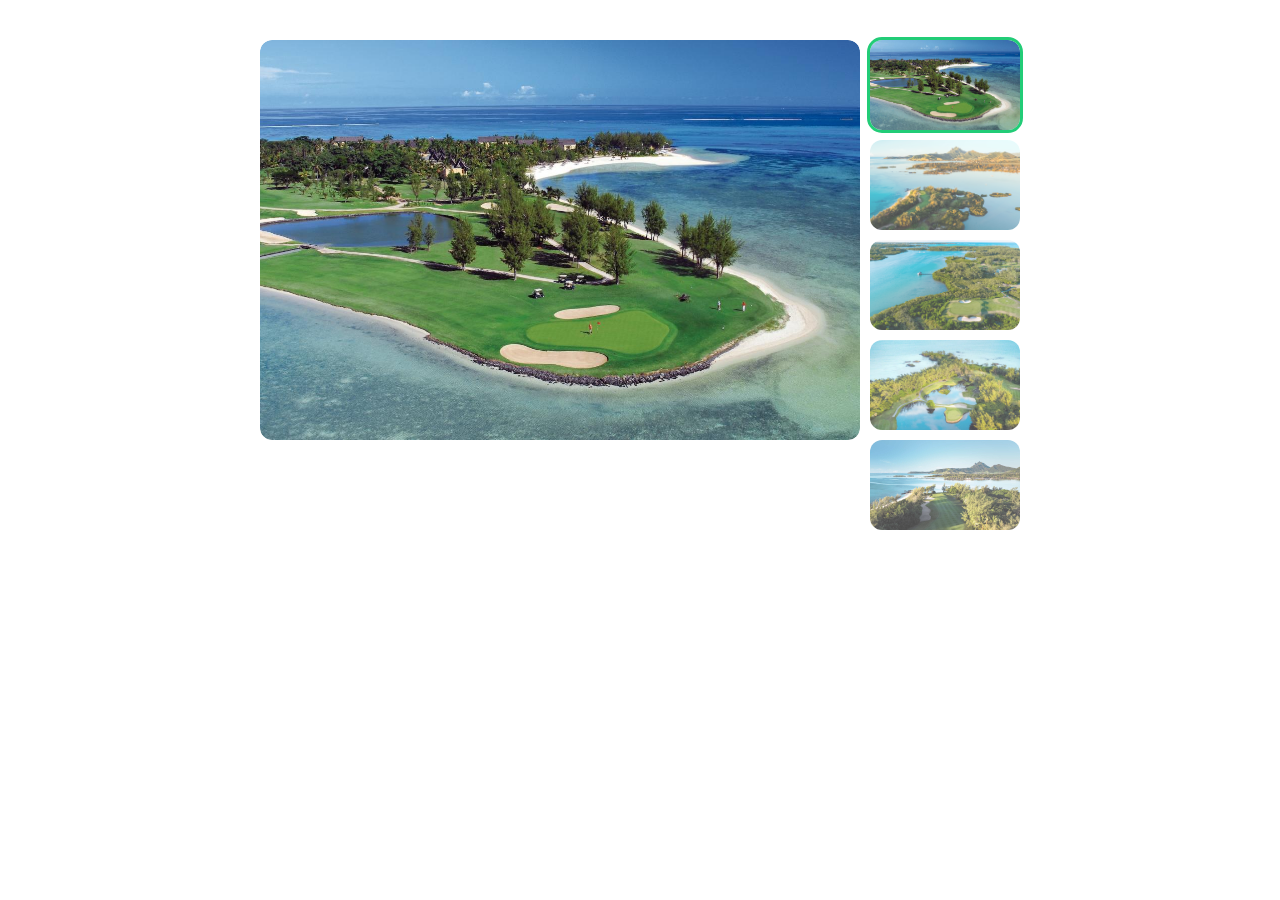
<file: test.html>
<!DOCTYPE html>
<html lang="en">
<head>
  <meta charset="UTF-8">
  <title>Image Carousel</title>
  <style>
    body {
      font-family: sans-serif;
      margin: 0;
      display: flex;
      justify-content: center;
      padding: 40px;
    }

    .carousel-container {
      display: flex;
      gap: 10px;
    }

    .main-image {
      width: 600px;
      height: 400px;
      border-radius: 12px;
      overflow: hidden;
    }

    .main-image img {
      width: 100%;
      height: 100%;
      object-fit: cover;
      border-radius: 12px;
    }

    .thumbnails {
      display: flex;
      flex-direction: column;
      gap: 10px;
    }

    .thumbnail {
      width: 150px;
      height: 90px;
      border-radius: 12px;
      overflow: hidden;
      cursor: pointer;
      opacity: 0.7;
      transition: opacity 0.3s;
    }

    .thumbnail img {
      width: 100%;
      height: 100%;
      object-fit: cover;
    }

    .thumbnail.active {
      opacity: 1;
      outline: 3px solid #2c7;
    }
  </style>
</head>
<body>

<div class="carousel-container">
  <div class="main-image">
    <img id="mainImg" src="images/the-ile-aux-cerfs-le.jpg" alt="Main Image">
  </div>
  <div class="thumbnails" id="thumbnails">
    <div class="thumbnail active"><img src="images/the-ile-aux-cerfs-le.jpg" alt=""></div>
    <div class="thumbnail"><img src="images/the-ile-aux-cerfs-1.jpg" alt=""></div>
    <div class="thumbnail"><img src="images/Ile_Aux_Cerf_2.png" alt=""></div>
    <div class="thumbnail"><img src="images/ile_aux_cerfs_golf_club_3.png" alt=""></div>
    <div class="thumbnail"><img src="images/ile-aux-cerfs-golf-club_4.jpg" alt=""></div>
  </div>
</div>

<script src="js/course-info.js">
  
</script>

</body>
</html>
</file>
<file: css/style.css>
body {
    font-family: 'Montserrat', sans-serif;
    background-color: #ffffff;
    overflow-x: hidden;
    margin: 0;
    padding: 0;
  }
  .orange_bg{
    background-color: #FFA302;
    color: #ffffff;
  }
  .green_bg{
    background-color: #2E5D1D;
    color: #ffffff;
  }
  .course-info {
    max-width: 400px;
    border-top-left-radius: 30px;
    border-top-right-radius: 10px;
  }
  .navbar{
    background-color: #ffffff;
    box-shadow: 0 2px 4px rgba(0,0,0,0.1);
    padding: 10px 20px;
    border-radius: 0 0 20px 20px;
  }
.nav-links .nav-link-btn {
    margin: 0 8px;
    padding: 8px 20px;
    font-size: 12px;
    border-radius: 25px;
    background-color: #73cb2d; 
    color: white;
    text-decoration: none;
    font-weight: 500;
    transition: all 0.3s ease;
  }
  
  .nav-links .nav-link-btn:hover {
    background-color: #5aa921; 
  }
  
  .nav-links .nav-link-btn.active {
    background-color: #3f8b1e; 
  } 
  .nav-links .active i {
    font-size: 8px; 
    margin-right: 10px;
    align-self: center;
} 
  .signup a{
    padding: 20px;
    font-weight: bold;
    color: #000;
    text-decoration: none;
  }
  .hero-section {
    max-width: 1600px;
    margin: 0 auto;
    padding: 24px;
  }
  .hero-container {
    position: relative;
    background: white;
    border-radius: 12px;
    overflow: hidden;
  }
  .golf-image {
    width: 100%;
    height: 82vh;
    object-fit: cover;
    border-radius: 16px;
    display: block;
  }
  .video-container {
    position: relative;
    width: 100%;
    height: 82vh;
  }
  
  .golf-video {
    width: 100%;
    height: 100%;
    object-fit: cover;
    border-radius: 16px;
    display: block;
  }
  
  .video-controls {
    position: absolute;
    bottom: 20px;
    right: 20px;
    display: flex;
    gap: 10px;
  }
  
  .video-controls button {
    background: rgba(0, 0, 0, 0.6);
    color: white;
    border: none;
    border-radius: 50%;
    padding: 10px;
    font-size: 16px;
    cursor: pointer;
    transition: background 0.3s;
  }
  
  .video-controls button:hover {
    background: rgba(0, 0, 0, 0.8);
  }
  
  .golf-overlay {
    position: absolute;
    top: 150px;
    left: 0;
    padding: 32px;
    font-size: 24px;
    max-width: 40%;
  }
  .golf-overlay h1 {
    color: white;
    font-weight: bold; 
    font-size: 3.5rem;
    text-transform: uppercase;
  }
  .golf-info {
    background: white;
    padding: 16px;
    border-radius: 50px 0 0 0;
    position: absolute;
    bottom: 0;
    right: 0;
    width: 40%;
  }
  .golf-title {
    font-weight: bold;
    font-size: 20px;
    margin:10px 10px;
  }
  .golf-text {
    color: #555;
    font-size: 14px;
    margin:10px 10px;
  }
  .golf-title, .golf-text {
    opacity: 0;
    transform: translateY(20px);
    transition: all 0.8s ease;
  }
  
  .active .golf-title {
    opacity: 1;
    transform: translateY(0);
    transition-delay: 0.3s;
  }
  
  .active .golf-text {
    opacity: 1;
    transform: translateY(0);
    transition-delay: 0.6s;
  }
  
  /* Section */
  .section-title{
    padding: 10px 0;
  }
  .discover-1{
    margin-left: 20px;
  } 
  .section-top{
    margin-top: 300px;
  }
  .section-title h2{
    font-weight: bold;
    text-transform: uppercase;
  }
  .section-title small{
    text-transform: capitalize;
  }
  .section-title span{
    border-bottom: 3px solid #5AA01C;
  }
  .section-padding{
    padding: 20px 20px;
  }
  .section-content{
    margin: 40px 0;
  }
  .course-1{
    margin: 50px 20px 0px 20px;
  }
  .discover-country{
    margin: 50px 20px 0px 20px;
  }
/* Top 10 Courses */
.top_10_courses .course-item {
  position: relative;
  display: flex;
  justify-content: center;
  align-items: center;
}
.course-item{
  margin-bottom: 20px;
}
.course-card {
  width: 100%;
  height: 430px;
  background-size: cover;
  background-position: center;
  background-repeat: no-repeat;
  border-radius: 16px;
  text-align: left;
  display: flex;
  flex-direction: column;
  justify-content: flex-end;
  padding: 20px;
  position: relative;
  transition: all 0.3s ease;
  box-shadow: 0 5px 15px rgba(0, 0, 0, 0.1);
}
.course-card::before {
  content: "";
  position: absolute;
  top: 0;
  left: 0;
  width: 100%;
  height: 100%;
  border-radius: 10px;
  background: rgba(190, 178, 178, 0.3); 
}
.course-card-1{
  width: 120%;
}
.course-content {
  position: relative;
  color: white;
  z-index: 2;
  display: flex;
  flex-direction: column;
  justify-content: flex-end;
  height: 100%;
}

.course-content h2 {
  position: absolute;
  top: 0px;
  left: 0px;
  font-size: 24px;
  font-weight: 700;
  color: #FFA302;
  margin: 0;
  z-index: 3;
}
.course-content h3 {
  font-size: 20px;
  font-weight: bold;
  margin: 10px 0;
  text-transform: uppercase;
}

.course-content p {
  font-size: 14px;
  color: #e9d9d9;
}

/* Button styles */
.explore-btn, .discover-btn {
  display: flex;
  align-items: center;
  justify-content: space-between;
  width: 100%;
  padding: 12px 20px;
  color: white;
  text-decoration: none;
  text-transform: uppercase;
  border-radius: 30px; 
  font-size: 12px;
  transition: 0.3s;
  position: relative;
}
.explore-btn{
  background-color: #2E5D1D;
}
.explore-btn:hover {
  background-color: #FFA302;
}
.discover-btn {
  background-color: #FFA302;
}
.discover-btn:hover {
  background-color: #2E5D1D;
  border: #FFA302 solid 2px;
} 
/* .long-arrow {
  flex: 0 0 30%; 
  display: flex;
  align-items: center;
  justify-content: flex-end;
  position: relative;
}

.long-arrow::before {
  content: "";
  position: absolute;
  width: 90%; 
  height: 2px;
  background-color: white;
  right: 10%;
  top: 47%;
  transform: translateY(-50%);
} */

.long-arrow i {
  position: relative;
  z-index: 2;
  font-size: 17px; 
  color: white;
}



/* Custom Navigation */
.custom-nav {
  display: flex;
  justify-content: center;
  position: absolute;
  gap: 10px;
  margin-top: -60px;
  left: 90%;
  overflow: hidden;
}

.custom-nav button {
  background-color: #FFA302;
  color: white;
  border: none;
  font-size: 14px;
  padding: 10px 15px;
  border-radius: 50%;
  cursor: pointer;
  transition: background 0.3s ease;
}

.custom-nav button:hover {
  background-color: #2E5D1D;
}
 /* Spotlight Course */
 .index-grid-container {
  display: grid;
  grid-template-columns: repeat(4, 1fr);
  grid-template-rows: repeat(3, 250px);
  gap: 10px;
  width: 100%;
}

.index-grid-item {
  display: flex;
  justify-content: center;
  align-items: center;
  border-radius: 8px;
  position: relative;
  overflow: hidden;
  transition: transform 0.3s ease, box-shadow 0.3s ease;
}

.index-grid-item a {
  width: 100%;
  height: 100%;
  display: flex;
  justify-content: center;
  align-items: center;
  text-decoration: none; 
  color: inherit; 
  position: absolute;
  top: 0;
  left: 0;
  transition: transform 0.6s ease;

}
.index-grid-item a:hover {
  text-decoration: none; 
  background-color: #2E5D1D;  
}
.index-grid-item:hover {
  transform: scale(1.05);
}
.spotlight-icon-font {
  display: flex;
  justify-content: center;
  align-items: center;
  width: 0;
  height: 100%;
}

.spotlight-icon-font i {
  font-size: 100px; 
  color: #ffffff; 
}
.index-grid-item img{
  width: 100%;
  height: 100%;
  object-fit: cover;
  border-radius: 8px;
}
.spotlight-content {
  padding: 20px;
  text-align: left;
  display: flex;
  justify-content: center;
  align-items: center;
  position: relative;
}
.spotlight-content h2 {
  margin-top: 80px; 
}
.spotlight-content h3 {
  font-size: 24px;
  font-weight: bold;
  text-transform: uppercase;
  margin: 10px;
}
.spotlight-content h4{
  font-size: 44px;
  font-weight: bold;
  color: #000;
}
.spotlight-content p{
  font-size: 16px;
  font-weight: regular;
  align-items: center;
  justify-content: center;
}

.spotlight-icon {
  width: 70px; 
  height: 70px; 
  position: absolute;
  top: 20px;
  left: 20px;
  background-color: #ffffff;
  border: #000 1px solid;
  border-radius: 50%;
  padding: 10px;
}
.spotlight-icon-font i{
  font-size: 100px; 
  color: #ffffff; 
  width: 100%;
  height: 100%;
  margin-left: 120%;  
  display: flex;
  justify-content: center;
  align-items: center;
  text-align: center;
}
.spotlight-icon img {
  width: 100%;
  height: 100%;
  object-fit: contain;
}
/* Where it started */

.image-overlap-container {
  position: relative;
  margin-bottom: 500px;
  margin-left: 20px;
}

.overlap-img {
  position: absolute;
  border-radius: 8px;
  box-shadow: 0px 5px 15px rgba(0, 0, 0, 0.2);
  transition: transform 0.3s ease-in-out;
}

.img1 {
  width: 70%;
  height: 400px;
  top: 0;
  left: 0;
  z-index: 1;
}

.img2 {
  width: 70%;
  height: 400px;
  top: 100px;
  left: 20%;
  z-index: 2;
}

.img3 {
  width: 50%;
  top: 120px;
  left: 10%;
  z-index: 3;
}

.overlap-img:hover {
  transform: scale(1.05); /* Slight zoom effect */
}

.index-4 h2{
  font-size: 34px;
  font-weight: bold;
  margin: 10px;
  text-transform: uppercase;
}
.index-4 p{
  font-size: 16px;
  font-weight: regular;
  margin: 10px;
  padding-right: 100px;
}
.explore-btn-container {
  position: relative; 
  margin-top: 20px; 
  padding-right: 150px;
  display: flex;
  justify-content: flex-start; 
}
/* Courses Banner */
.golf-course-overlay{
  position: absolute;
  top: 100px;
  left: 0;
  padding: 32px;
  width: 60%;
  z-index: 10;
}
.golf-course-overlay.discover-hero{
  width: 50%;
}
.golf-course-overlay h1 {
  color: white;
  font-weight: bold; 
  font-size: 3.5rem;
  text-transform: uppercase;
}
.golf-course-overlay h4{
  color: #eceaea;
}
.golf-course-text{
  width: 70%;
}
.golf-course-overlay p{
  color: #f0e9e9;
  font-size: 0.8rem;
  margin: 50px 0;
}
.golf-container {
  width: 100%;
  height: 82vh;
  border-radius: 16px;
  background-color: #5AA01C;
  display: flex; 
}
.golf-left {
  width: 45%;
  border-radius: 16px;
  background-color: #5AA01C;
}
.golf-right {
  width: 55%;
}
.tns-outer {
  height: 82vh !important;
}

.course-carousel-container{
  width: 100%;
  display: flex;
}
#first-carousel {
  flex-direction: column; 
  align-items: left; 
  overflow-y: hidden; 
}
#second-carousel {
  flex-direction: column; 
  align-items: right; 
  overflow-y: hidden; 
}
#first-carousel.my-slider div,
#second-carousel.my-slider div {
  margin: 20px;
}

#first-carousel.my-slider img,
#second-carousel.my-slider img {
  width: 100%;
  height: 350px;
  border-radius: 8px;
}
.pagination {
  display: flex;
  justify-content: center;
  list-style-type: none;
  padding: 0;
  margin-top: 10px;
}

.pagination li {
  margin: 0 5px;
}

.pagination a {
  display: block;
  padding: 5px 10px;
  color: #000;
  text-decoration: none;
  border: 2px solid #FFA302;
  border-radius: 50%;
  font-size: 10px;
}

.pagination a:hover {
  background-color: #2E5D1D;
  color: #fff;
}

.pagination .active a {
  background-color: #FFA302;
  color: #fff;
  border-color: #2E5D1D;
}

.pagination .disabled a {
  color: #ccc;
  border-color: #ccc;
}
/* Map Section */
.map-container{
  position: relative; 
  overflow: visible;
  display: flex;
  width: 100%;
  height: 82vh;
  border-radius: 16px;
  background-color: #5AA01C;
}
#mapsection {
  width: 100%;
  margin-top: -80px;
  z-index: 10;
  height: auto;
  fill: #ccc;
  stroke: #fff;
  stroke-width: 2;
}
path {
  fill: #2E5D1D;
}
path.valid {
  fill: #FFA302;
}
path:hover {
  fill: #73cb2d;
  stroke: #5AA01C;
  stroke-width: 3px;
  transition: fill 0.4s;
}
.discover-item {
  display: flex;
  flex-direction: column;
  align-items: center;
  justify-content: center;
  border-radius: 16px;
  background-color: #5AA01C;
  padding: 20px;
  margin-bottom: 20px;
  text-align: center;
  height: 250px;
}

.discover-icon {
  width: 70px;
  height: 70px;
  background-color: #FFA302;
  border: 1px solid #5d1d3e;
  border-radius: 50%;
  display: flex;
  justify-content: center;
  align-items: center;
  margin-bottom: 15px;
}

.discover-icon img {
  object-fit: contain;
  width: 100%;
  height: 100%;
  padding: 10px;
}

.discover-text {
  color: #ffffff;
}

.discover-text h5{
  text-transform: capitalize;
  text-align: center;
  color: #e0d9d9;
  font-size: 1rem;
}
.discover-text h3{
  font-size: 1.7rem;
  font-weight: bold;
  text-align: center;
  margin: 10px 0;
}
.discover-heading {
  text-align: left;
  margin-bottom: 40px;
  padding: 0 20px;
}

.discover-heading h2 {
  font-weight: medium;
  text-transform: capitalize;
}

.discover-heading .lead {
  font-size: 18px;
  color: #444;
  margin-top: 20px;
}
.typewriter {
  display: inline-block;
  overflow: hidden;
  white-space: nowrap;
  width: 0;
  animation: typing 3s steps(12) forwards, blink-caret 0.75s step-end infinite;
}

@keyframes typing {
  from {
    width: 0;
  }
  to {
    width: 100%;
  }
}

@keyframes blink-caret {
  50% {
    border-color: transparent;
  }
}

.country-map {
  width: 100%;              
  height: auto;             
  display: flex;           
  justify-content: center;  
  align-items: center;      
  padding: 20px;
  transition: transform 0.3s ease;
            
}
.country-map:hover {
  transform: scale(1.05);
}
.country-map img {
  max-width: 100%;          
  height: auto;             
  border-radius: 5px;       
  object-fit: contain;      
}
.country-link{
  text-decoration: none;    
}
.country-item{
  padding: 20px;
  display: flex;
}
.country-text{
  padding: 0 20px;
}
.country-number h1 {
  font-size: 5rem;
  font-weight: bold;
  color: #FFA302; 
  margin-right: 20px;
  padding-right: 10px;
  border-right: #2C5E1A solid 2px;
}
.country-name h3{
  width: 20%;
  font-size: 2.5rem;
  font-weight: bold;
  color: #2E5D1D; 
  text-transform: capitalize;
}
/* About us */
.about-us-content{
  height: 82vh;
}
.about-right, .about-left{
  width: 100%;
  padding: 20px;
  margin: 10px;
  border-radius: 16px;
}
.about-left{
  background-color: #5AA01C;
}
.about-left-text{
  display: flex;
  color: #ffffff;
  padding: 20px;
}
.about-left-text p{
  width: 95%;
  font-size: 0.9rem;
}
.about-left-text h3{
align-items: center;
justify-content: center;
text-align: left;
padding: 10px;
margin-right: 20px;
}
.about-item{
  margin-bottom: 20px;
}
.about-card {
  background-color: #ffffff;
  width: 100%;
  height: 420px;
  background-size: cover;
  background-position: center;
  background-repeat: no-repeat;
  border-radius: 16px;
  text-align: left;
  display: flex;
  flex-direction: column;
  justify-content: flex-end;
  padding: 20px;
  position: relative;
  transition: all 0.3s ease;
  box-shadow: 0 5px 15px rgba(0, 0, 0, 0.1);
}
.about-card::before {
  content: "";
  position: absolute;
  top: 0;
  left: 0;
  width: 100%;
  height: 100%;
  border-radius: 10px;
  background: rgba(190, 178, 178, 0.3); 
}
.about-content {
  position: relative;
  color: white;
  z-index: 2;
  display: flex;
  flex-direction: column;
  justify-content: flex-end;
  height: 100%;
}
.about-content h2 {
  position: absolute;
  top: 0px;
  left: 0px;
  font-size: 24px;
  font-weight: 700;
  color: #939191;
  text-transform: uppercase;
  margin: 0;
  z-index: 3;
}
.card-bg-img {
  position: absolute;
  background-color: #ffffff;
  top: 0;
  left: 0;
  width: 100%;
  height: 100%;
  object-fit: contain;
  padding: 10px;
  z-index: 0;
  border-radius: 16px;
}
.about-right{
  padding: 20px;
}
.about-right h1{
  color: #000;
  text-transform: uppercase;
  font-weight: bold;
  font-size: 2rem;
  margin-top: 40%;
}
.about-right h5{
  color: #9e9c9c;
}
/* Course infomation page */
.course-info-image {
  width: 100%;
  height: 82vh;
  object-fit: cover;
  border-radius: 16px;
  display: block;
}
.course-info-overlay {
  position: absolute;
  top: 40%;
  right: 10px;
  padding: 32px;
  font-size: 24px;
  max-width: 40%;
}
.course-info-overlay h1 {
  color: white;
  font-weight: bold; 
  font-size: 3.5rem;
  text-transform: uppercase;
}
.course-info-content {
  width: 40%;
  position: absolute;
  top: 70%;
  right: 0;
}
#course-info-carousel {
  display: flex;
}
.course-statistics-item{
  display: flex;
}
.course-info-item{
  height: 170px;
  padding: 20px 10px 0 15px; 
  margin: 10px;
  border-radius: 16px;
  display: flex;
  background-color: #73cb2d;
}
.course-info-icon {
  width: 60px; 
  height: 60px; 
  background-color: #FFA302;
  border: #ffffff 1px solid;
  border-radius: 16px;
  display: flex;
  justify-content: center;
  align-items: center;
}
.course-info-icon img {
  object-fit: contain;
  width: 100%;
  height: 100%;
  padding: 10px;
}
.course-info-text {
  color: #ffffff;
  width: 75%;
  align-content: left;
  justify-content: left;
  text-align: left;
}
.course-info-text h3 {
  font-size: 16px;
  font-weight: bold;
} 
.course-info-text p{
  font-size: 10px;
  color: #ebebeb;
  width: 85%;
}
.course-info-text span{
  font-size: 14px;
  font-weight: 500;
  color: #eceaea;
}
.progress-bar-wrapper {
  position: absolute;
  top: 0;
  left: 0;
  height: 5px;
  width: 100%;
  background-color: rgba(255, 255, 255, 0.3);
  overflow: hidden;
  border-radius: 4px 4px 0 0;
}
.progress-bar-fill {
  height: 100%;
  width: 0%;
  background-color: #FFA302;
  transition: width 0.1s linear;
}
.star-rating {
  display: flex;
  align-items: left;
  justify-content: left;
  text-align: left;
  margin-bottom: 15px;
  gap: 4px;
}

.star {
  font-size: 24px;
  color: #F2A900;
  opacity: 0.4;  
  transition: color 0.3s ease, opacity 0.3s ease;
}

.star.filled {
  color: #F2A900;
  opacity: 1;
}

.star.half {
  color: #F2A900;
  opacity: 0.7;
}

.course-info-grid-container {
  display: grid;
  grid-template-columns: repeat(6, 1fr);
  grid-template-rows: repeat(3, 150px);
  gap: 10px;
  width: 100%;
}

.course-info-grid-item {
  display: flex;
  background-color: #2C5E1A;
  color: #ffffff;
  justify-content: center;
  align-items: center;
  border-radius: 8px;
  position: relative;
  overflow: hidden;
  transition: transform 0.3s ease, box-shadow 0.3s ease;
}

.designed-by {
  grid-column: 1;
  grid-row: 1 / 4; 
  height: calc(150px * 2.7 + 10px);
  background-color: #2E5D1D;
  align-self: end;
  display: flex;
  justify-content: center;
  align-items: center;
  border-radius: 8px;
  z-index: 2;
}
.established-in{
  grid-column: 2;
  grid-row: 1 / 4; 
  height: calc(150px * 1 + 10px);
  background-color: #73cb2d;
  align-self: end;
  display: flex;
  justify-content: center;
  align-items: center;
  border-radius: 8px;
  z-index: 2;
}
.course-type{
  grid-column: 3;
  grid-row: 1 / 4; 
  height: calc(150px * 1.5 + 10px);
  background-color: #2E5D1D;
  align-self: end;
  display: flex;
  justify-content: center;
  align-items: center;
  border-radius: 8px;
  z-index: 2;
}
.course-tee-options{
  grid-column: 4;
  grid-row: 1 / 4; 
  height: calc(150px * 2.2 + 10px);
  background-color: #73cb2d;
  align-self: end;
  display: flex;
  justify-content: center;
  align-items: center;
  border-radius: 8px;
  z-index: 2;
}
.course-yardage{
  grid-column: 4;
  grid-row: 1; 
  height: 115px; 
  background-color: #2E5D1D;
  align-self: start;
  display: flex;
  justify-content: center;
  align-items: center;
  border-radius: 8px;
  z-index: 2; /* on top */
  position: relative;
}
.located-in{
  grid-column: 6;
  grid-row: 1 / 4; 
  height: calc(150px * 1.5 + 10px);
  background-color: #73cb2d;
  align-self: end;
  display: flex;
  justify-content: center;
  align-items: center;
  border-radius: 8px;
  z-index: 2;
}
.course-details-content{
  width: 100%;
  padding: 10px;
}
.course-detail-title h4{
  position: absolute;
  top: 20px;
  padding: 0 10px;
  font-size: 16px;
  font-weight: bold;
  margin-bottom: 10px;
  text-transform: capitalize;
}
.course-detail-text{
  position: absolute;
  bottom: 10px;
  padding: 0 10px;
}
.course-detail-text p{
  font-size: 14px;
}
.course-detail-text h6{
  font-size: 34px;
}
.course-detail-title span{
  font-size: 10px;
  font-weight: 500;
  color: #928f8b;
}
.table-content {
justify-content: center;
align-content: center;
margin: 0 100px;
}

table.rounded-corners {
  text-align: center;
  --border: 1px solid black;
  border-radius: 10px;
  border-spacing: 0;
  border-collapse: separate;
  border: var(--border);
  overflow: hidden;
}
 
 table.rounded-corners th:not(:last-child),
 table.rounded-corners td:not(:last-child) {
  border-right: var(--border);
 }
 table.rounded-corners>thead>tr:not(:last-child)>th,
 table.rounded-corners>thead>tr:not(:last-child)>td,
 table.rounded-corners>tbody>tr:not(:last-child)>th,
 table.rounded-corners>tbody>tr:not(:last-child)>td,
 table.rounded-corners>tfoot>tr:not(:last-child)>th,
 table.rounded-corners>tfoot>tr:not(:last-child)>td,
 table.rounded-corners>tr:not(:last-child)>td,
 table.rounded-corners>tr:not(:last-child)>th,
 table.rounded-corners>thead:not(:last-child),
 table.rounded-corners>tbody:not(:last-child),
 table.rounded-corners>tfoot:not(:last-child) {
  border-bottom: var(--border);
 }
 .table.rounded-corners th {
  background-color: #2C5E1A;
  color: #ffffff;
}
.table.rounded-corners .out-column, .table.rounded-corners .in-column {
  background-color: #73cb2d;
  color: #ffffff;
}
.table.rounded-corners .total-column {
  background-color: #FFA302;
  color: #ffffff;
}
.carousel-container {
  gap: 10px;
}
.main-image-container{
  display: flex;
  align-items: left;
  text-align: left;
}
.main-image {
  width: 80%;
  height: 82vh;
  border-radius: 12px;
  overflow: hidden;
}

.main-image img {
  width: 100%;
  height: 100%;
  object-fit: cover;
  border-radius: 12px;
}
.image-copyright{
  width: 15%;
  margin: 20px;
}
.image-copyright h6{
  font-size: 18px;
  font-weight: bold;
  color: #2C5E1A;
  margin-bottom: 10%;
}
.image-copyright p{
  font-size: 14px;
  color: #000;
  margin-bottom: 10%;
}
.image-copyright span{
  font-weight: bold; 
  color: #bdb5b5;
 margin-bottom: 10%;
}
.thumbnails {
  display: flex;
  flex-direction: row;
  margin-top: 20px;
  gap: 10px;
}
.thumbnail-item{
  width: 20%;
  height: 200px;
}
.thumbnail {
  width: 100%;
  height: 200px;
  border-radius: 12px;
  overflow: hidden;
  cursor: pointer;
  opacity: 0.7;
  transition: opacity 0.3s;
}

.thumbnail img {
  width: 100%;
  height: 100%;
  object-fit: cover;
}

.thumbnail.active {
  opacity: 1;
  outline: 3px solid #2c7;
}
.hidden {
  display: none;
}

/* Map Section */
.satellite-container {
  width: 100%;
  height: 600px;
  border-radius: 16px;
  box-shadow: 0 8px 16px rgba(0,0,0,0.25);
}

.satellite-container iframe {
  width: 100%;
  height: 100%;
  border-radius: 16px;
}

/* Footer */
.footer-section {
  background-color: #2C5E1A; 
  padding: 60px 60px;
  margin: 40px;
  border-radius: 15px;
  display: flex;
  justify-content: center;
}

.footer-container {
  display: flex;
  align-items: center;
  justify-content: space-between;
  max-width: 1200px;
  width: 100%;
}

.footer-text {
  flex: 1;
  color: #ffffff;
  font-size: 34px;
  font-weight: 400;
  line-height: 1.4;
  max-width: 500px;
}

.footer-text h2 {
  font-size: 28px;
  font-weight: bold;
  text-transform: uppercase;
  margin-bottom: 20px;
  line-height: 1.4;
}

.footer-text span {
  font-style: italic;
  font-weight: lighter;
  text-transform: lowercase;
}

.footer-btn {
  display: inline-flex;
  align-items: center;
  background-color: #F2A900; /* Golden Button */
  color: #ffffff;
  text-decoration: none;
  font-size: 16px;
  padding: 12px 20px;
  border-radius: 8px;
  width: 500px;
  transition: background-color 0.3s ease, transform 0.2s ease;
  margin-top: 10px;
}

.footer-btn:hover {
  background-color: #d88a00;
  transform: scale(1.05);
}

.footer-arrow {
  margin-left: 50%;
  font-size: 18px;
}

.footer-logo {
  flex: 1;
  display: flex;
  justify-content: flex-end;
}

.footer-logo img {
  max-width: 300px;
  border-radius: 10px;
  background: white;
  padding: 10px;
}
</file>
